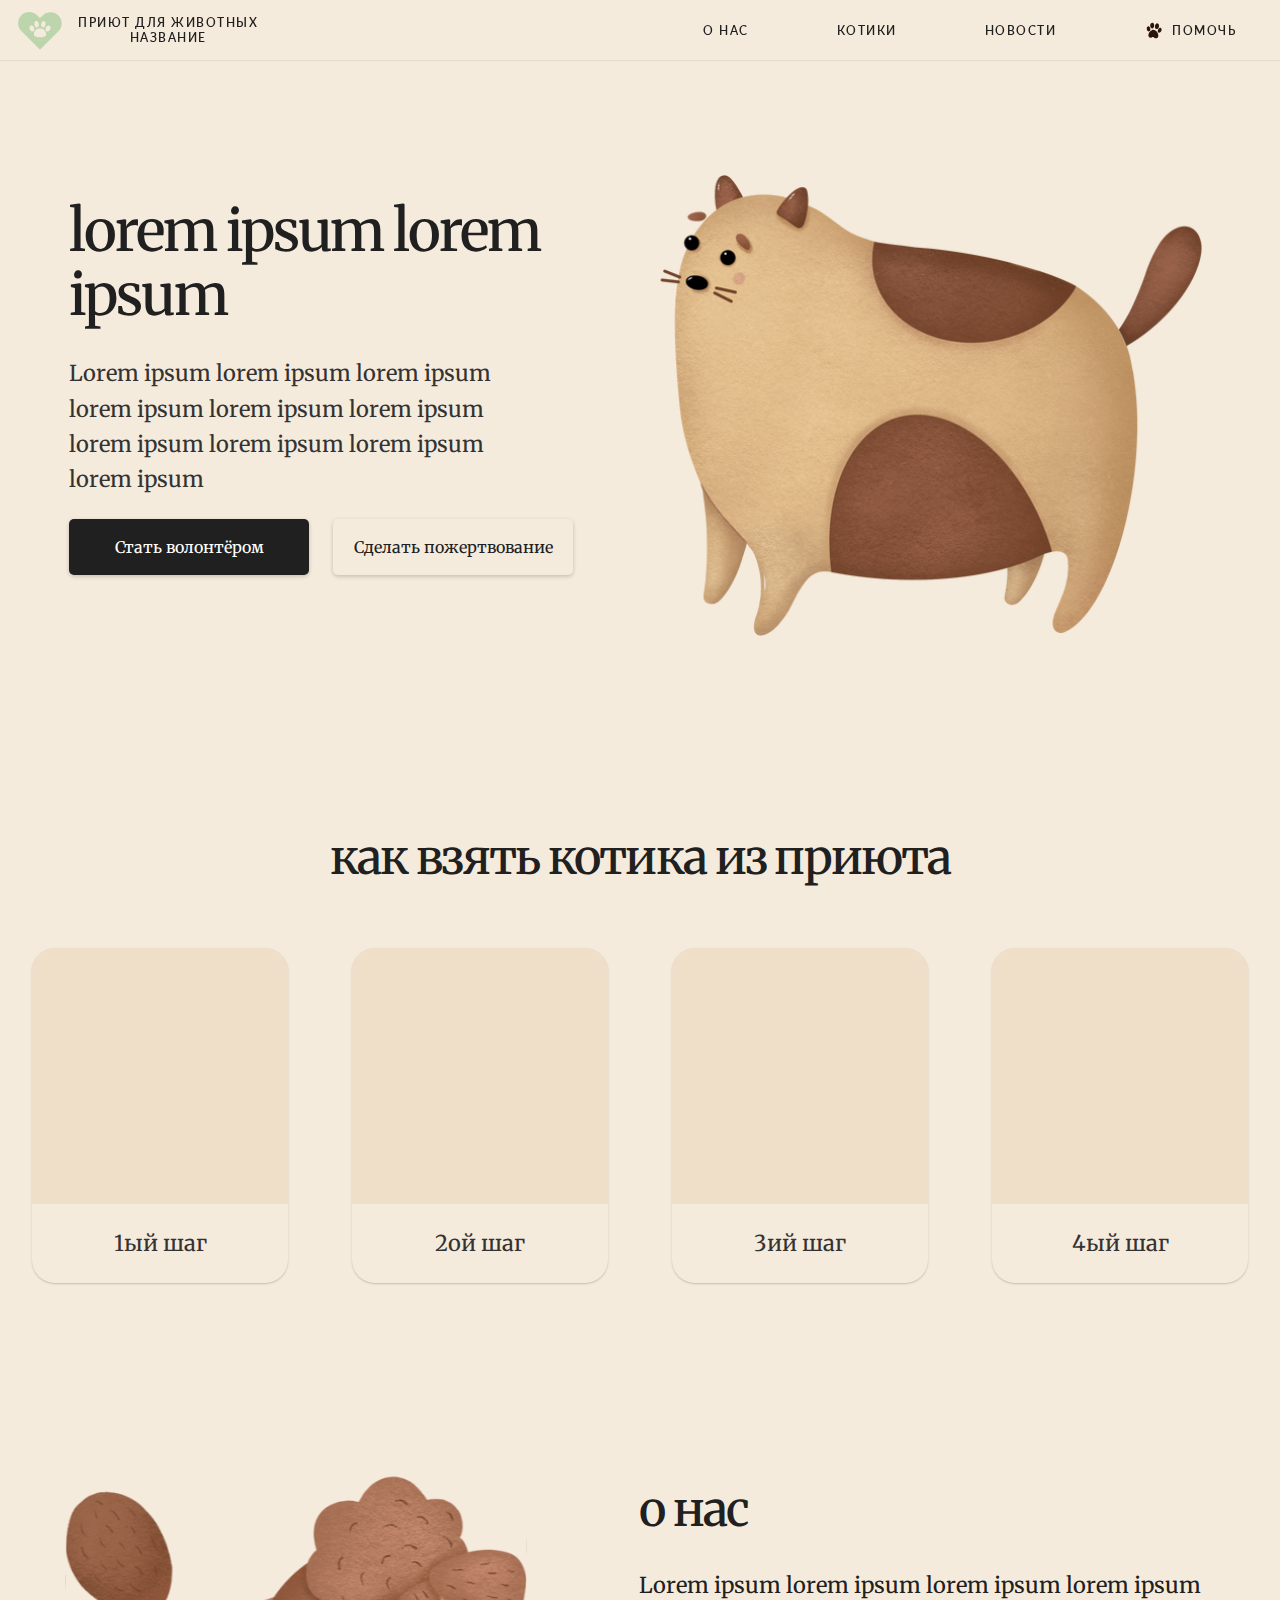
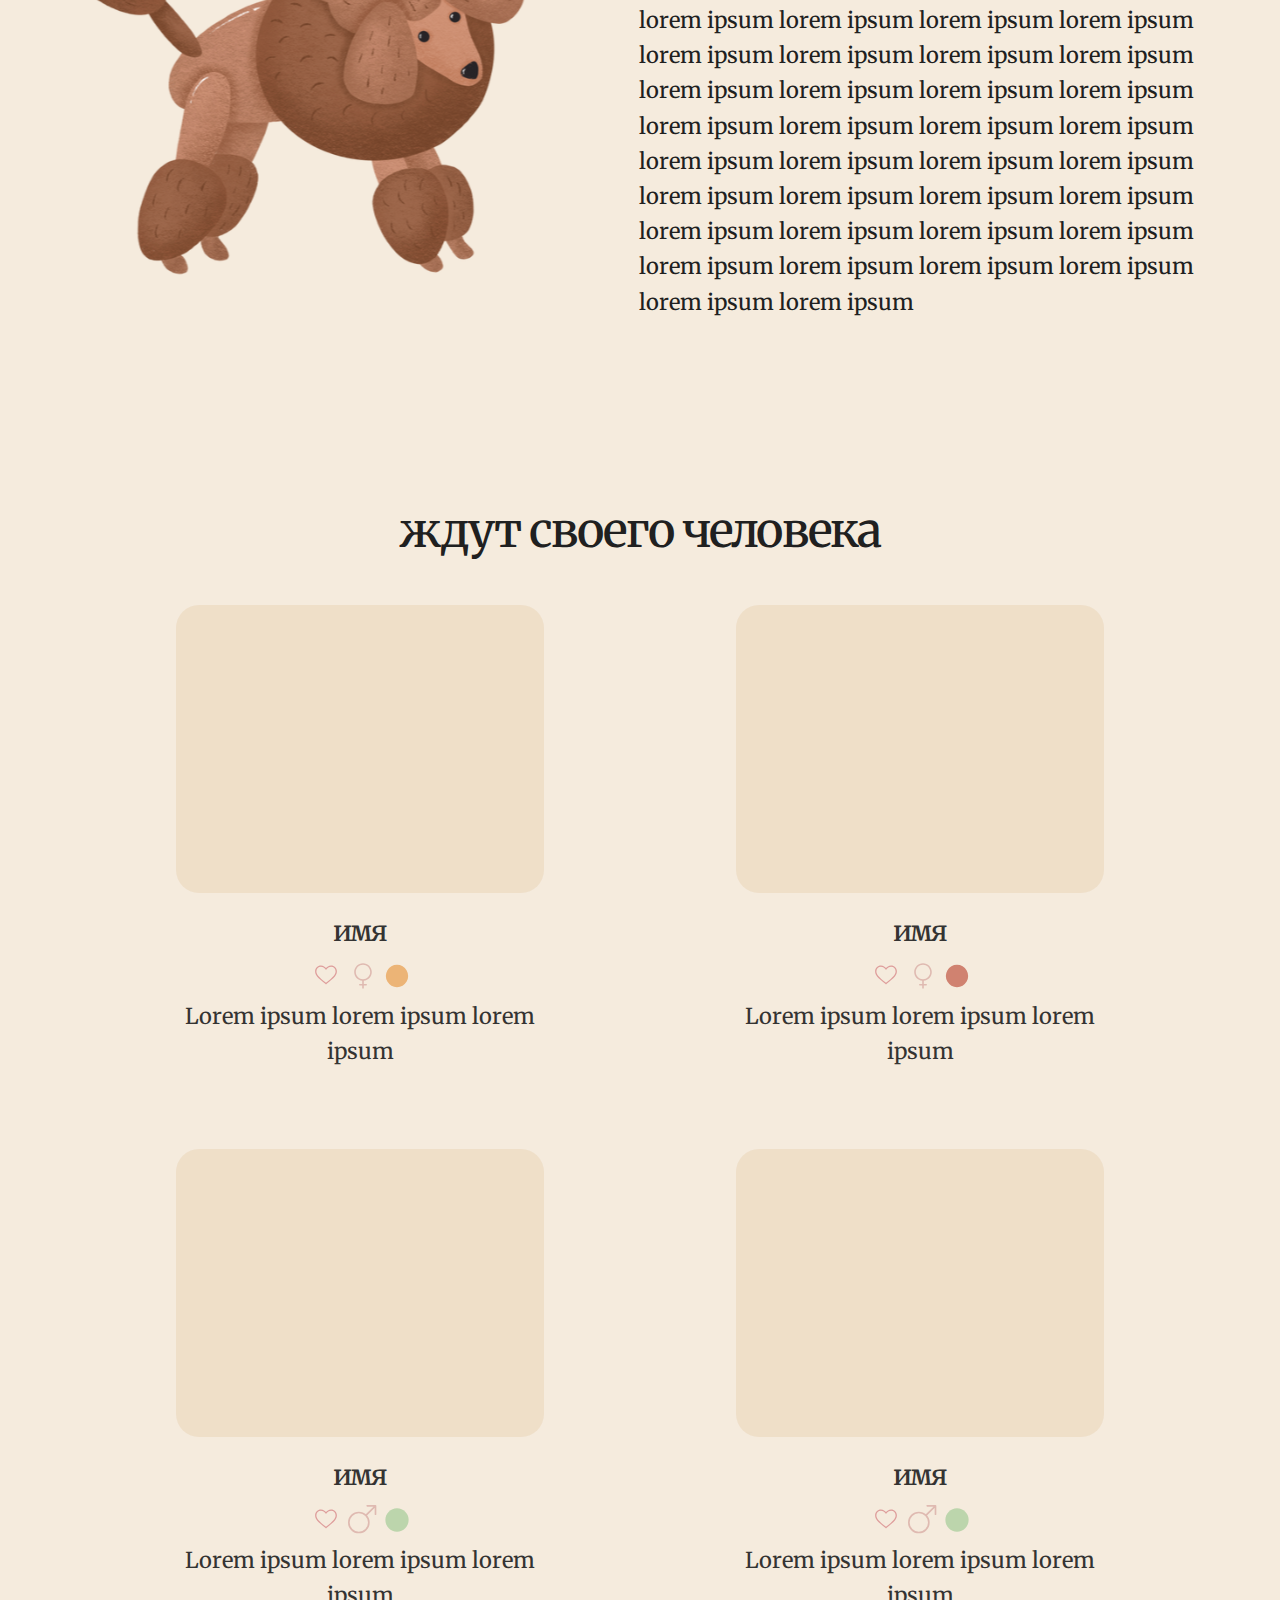
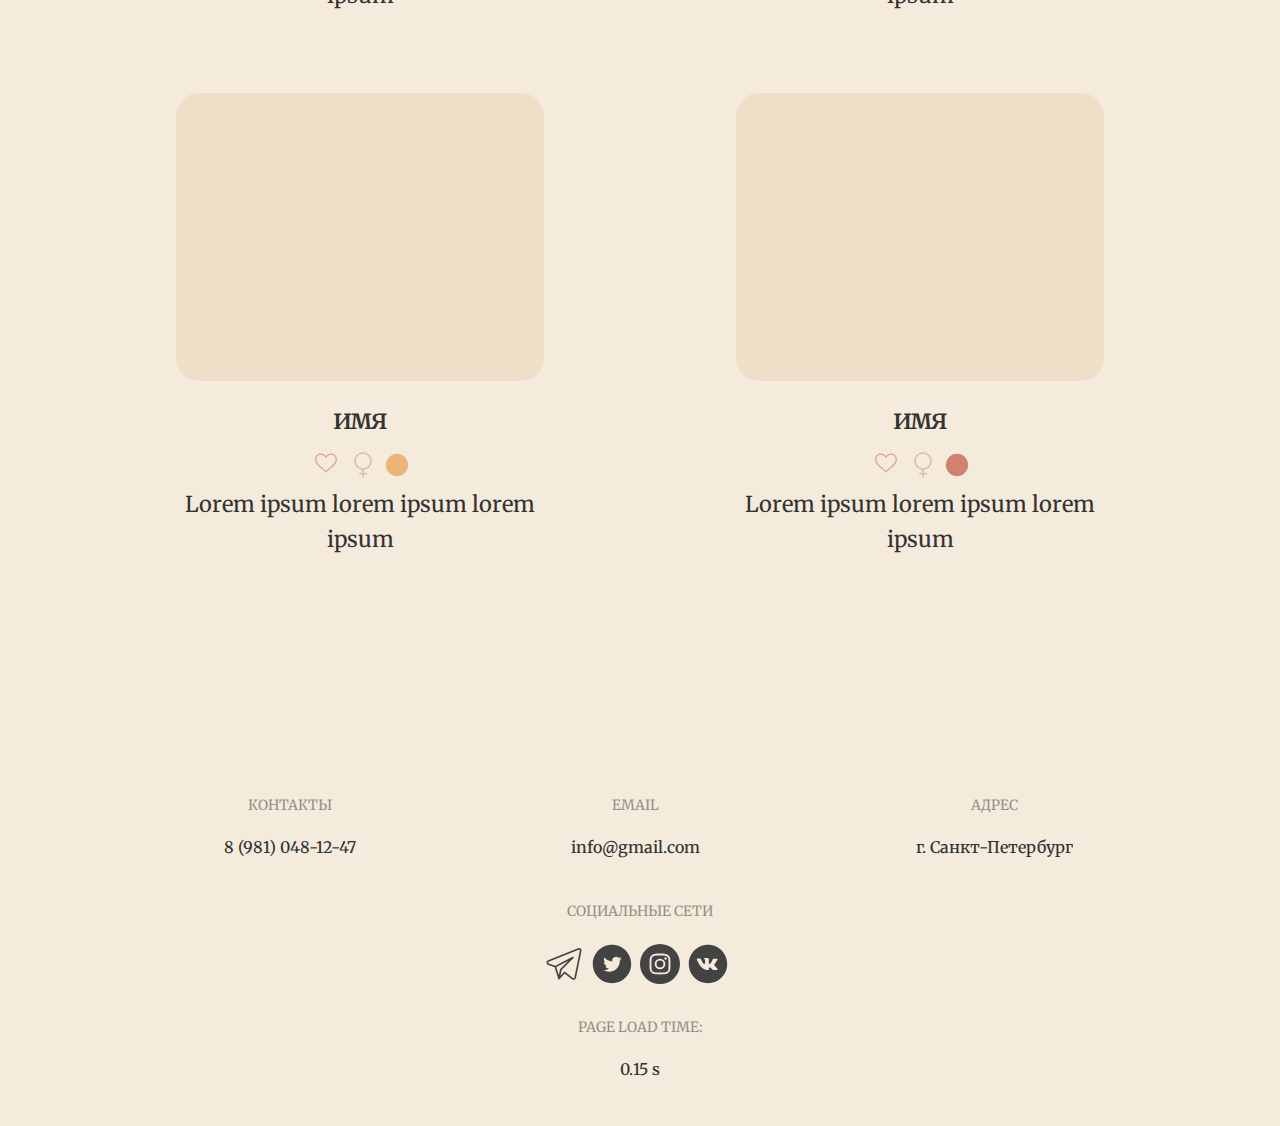
<file: index.html>
<!DOCTYPE html>
<html lang="ru">
<head>
    <meta charset="UTF-8">
    <title>Приют для животных</title>
    <meta name="description"
          content="Приют, где бездомные животные находят заботу, уход безопасность и надежду на новый дом.">
    <meta name="keywords" content="приют для животных, бездомные животные, волонтёрство, котики">
    <meta name="theme-color" content="#DCE9D5"/>
    <meta name="author" content="misirlouuu">
    <meta name="viewport" content="width=device-width, initial-scale=1.0, maximum-scale=1.0, user-scalable=no">

    <script type="text/javascript" src="https://ajax.googleapis.com/ajax/libs/jquery/1.8.3/jquery.min.js"></script>
    <script src="js/heart.js"></script>
    <script src="js/loading-time.js"></script>
    <script src="js/active-page.js"></script>

    <link rel="stylesheet" href="css/outline.css">
</head>

<body>
<header>
    <nav>
        <div class="navbar">
            <div class="containerN nav-container">
                <div class="left">
                    <div class="logo">
                        <a href="/web-5-sem/index.html">
                            <img
                                    class="logo"
                                    src="img/pet-lover.svg"
                                    alt="logo"
                            />
                        </a>
                    </div>
                    <div class="description">
                            <span>Приют для животных</span>
                            <span>Название</span>
                    </div>
                </div>
                <input class="checkbox" type="checkbox" name="" id=""/>
                <div class="hamburger-lines">
                    <span class="line line1"></span>
                    <span class="line line2"></span>
                    <span class="line line3"></span>
                </div>
                <div class="menu-items">
                    <a href="/web-5-sem/about.html">О нас</a>
                    <a href="/web-5-sem/cats.html">Котики</a>
                    <a href="#">Новости</a>
                    <a href="/web-5-sem/help.html" class="help">
                        <img
                                class="paw"
                                src="img/paw.svg"
                                alt="help button"
                        />
                        <span>Помочь</span>
                    </a>
                </div>
            </div>
        </div>
    </nav>
</header>

<main>
    <section class="homepage">
        <div class="container">
            <h1>lorem ipsum lorem ipsum</h1>
            <p>
                Lorem ipsum lorem ipsum lorem ipsum lorem ipsum lorem ipsum lorem
                ipsum lorem ipsum lorem ipsum lorem ipsum lorem ipsum
            </p>
            <div class="buttons">
                <div class="buttons">
                    <a href=volunteer.html>
                        <button class="button volunteer"><span>Стать волонтёром</span></button>
                    </a>
                    <a href=help.html>
                        <button class="button donation"><span>Сделать пожертвование</span></button>
                    </a>
                </div>
            </div>

        </div>
        <div class="img">
            <img
                    class="cat"
                    src="img/cat.svg"
                    alt="cat"
            />
        </div>
    </section>


    <section class="how_to">
        <h2>как взять котика из приюта</h2>
        <div class="steps">
            <div class="step raise">
                <div class="stepImageBox"></div>
                <p>1ый шаг</p>
            </div>
            <div class="step raise">
                <div class="stepImageBox"></div>
                <p>2ой шаг</p>
            </div>
            <div class="step raise">
                <div class="stepImageBox"></div>
                <p>3ий шаг</p>
            </div>
            <div class="step raise">
                <div class="stepImageBox"></div>
                <p>4ый шаг</p>
            </div>
        </div>
    </section>
    <section class="about">
        <div class="img">
            <img
                    class="dog"
                    src="img/dog.svg"
                    alt="dog"
            />
        </div>
        <div class="about_us">
            <h2 class="fromLeft fromLeft-animate">о нас</h2>
            <p class="fromLeft delay-200 fromLeft-animate">Lorem ipsum lorem ipsum lorem ipsum lorem ipsum lorem ipsum
                lorem ipsum lorem ipsum lorem ipsum
                lorem ipsum lorem ipsum lorem ipsum lorem ipsum lorem ipsum lorem ipsum lorem ipsum lorem ipsum
                lorem ipsum lorem ipsum lorem ipsum lorem ipsum lorem ipsum lorem ipsum lorem ipsum lorem ipsum
                lorem ipsum lorem ipsum lorem ipsum lorem ipsum lorem ipsum lorem ipsum lorem ipsum lorem ipsum
                lorem ipsum lorem ipsum lorem ipsum lorem ipsum lorem ipsum lorem ipsum
            </p>
        </div>
    </section>
    <section class="cats">
        <h2>ждут своего человека</h2>
        <div class="gallery">
            <div class="pet">
                <div class="petImageBox"></div>
                <span class="name">имя</span>
                <div class="icons">
                    <button class="heart2">
                        <i class="fontawesome-heart-empty">
                            <svg xmlns="http://www.w3.org/2000/svg" viewBox="0 0 50 50"
                                 enable-background="new 0 0 50 50">
                                <path d="M25 39.7l-.6-.5C11.5 28.7 8 25 8 19c0-5 4-9 9-9 4.1 0 6.4 2.3 8 4.1 1.6-1.8 3.9-4.1 8-4.1 5 0 9 4 9 9 0 6-3.5 9.7-16.4 20.2l-.6.5zM17 12c-3.9 0-7 3.1-7 7 0 5.1 3.2 8.5 15 18.1 11.8-9.6 15-13 15-18.1 0-3.9-3.1-7-7-7-3.5 0-5.4 2.1-6.9 3.8L25 17.1l-1.1-1.3C22.4 14.1 20.5 12 17 12z"/>
                            </svg>
                        </i>
                    </button>
                    <img
                            class="sex"
                            src="img/female.svg"
                            alt="sex"
                    />
                    <img
                            class="condition"
                            src="img/injured%20condition.svg"
                            alt="condition"
                    />
                </div>
                <span>Lorem ipsum lorem ipsum lorem ipsum</span>
            </div>
            <div class="pet">
                <div class="petImageBox"></div>
                <span class="name">имя</span>
                <div class="icons">
                    <button class="heart2">
                        <i class="fontawesome-heart-empty">
                            <svg xmlns="http://www.w3.org/2000/svg" viewBox="0 0 50 50"
                                 enable-background="new 0 0 50 50">
                                <path d="M25 39.7l-.6-.5C11.5 28.7 8 25 8 19c0-5 4-9 9-9 4.1 0 6.4 2.3 8 4.1 1.6-1.8 3.9-4.1 8-4.1 5 0 9 4 9 9 0 6-3.5 9.7-16.4 20.2l-.6.5zM17 12c-3.9 0-7 3.1-7 7 0 5.1 3.2 8.5 15 18.1 11.8-9.6 15-13 15-18.1 0-3.9-3.1-7-7-7-3.5 0-5.4 2.1-6.9 3.8L25 17.1l-1.1-1.3C22.4 14.1 20.5 12 17 12z"/>
                            </svg>
                        </i>
                    </button>
                    <img
                            class="sex"
                            src="img/female.svg"
                            alt="sex"
                    />
                    <img
                            class="condition"
                            src="img/sick%20condition.svg"
                            alt="condition"
                    />
                </div>
                <span>Lorem ipsum lorem ipsum lorem ipsum</span>
            </div>
            <div class="pet">
                <div class="petImageBox"></div>
                <span class="name">имя</span>
                <div class="icons">
                    <button class="heart2">
                        <i class="fontawesome-heart-empty">
                            <svg xmlns="http://www.w3.org/2000/svg" viewBox="0 0 50 50"
                                 enable-background="new 0 0 50 50">
                                <path d="M25 39.7l-.6-.5C11.5 28.7 8 25 8 19c0-5 4-9 9-9 4.1 0 6.4 2.3 8 4.1 1.6-1.8 3.9-4.1 8-4.1 5 0 9 4 9 9 0 6-3.5 9.7-16.4 20.2l-.6.5zM17 12c-3.9 0-7 3.1-7 7 0 5.1 3.2 8.5 15 18.1 11.8-9.6 15-13 15-18.1 0-3.9-3.1-7-7-7-3.5 0-5.4 2.1-6.9 3.8L25 17.1l-1.1-1.3C22.4 14.1 20.5 12 17 12z"/>
                            </svg>
                        </i>
                    </button>
                    <img
                            class="sex"
                            src="img/male.svg"
                            alt="sex"
                    />
                    <img
                            class="condition"
                            src="img/healthy%20condition.svg"
                            alt="condition"
                    />
                </div>
                <span>Lorem ipsum lorem ipsum lorem ipsum</span>
            </div>
            <div class="pet">
                <div class="petImageBox"></div>
                <span class="name">имя</span>
                <div class="icons">
                    <button class="heart2">
                        <i class="fontawesome-heart-empty">
                            <svg xmlns="http://www.w3.org/2000/svg" viewBox="0 0 50 50"
                                 enable-background="new 0 0 50 50">
                                <path d="M25 39.7l-.6-.5C11.5 28.7 8 25 8 19c0-5 4-9 9-9 4.1 0 6.4 2.3 8 4.1 1.6-1.8 3.9-4.1 8-4.1 5 0 9 4 9 9 0 6-3.5 9.7-16.4 20.2l-.6.5zM17 12c-3.9 0-7 3.1-7 7 0 5.1 3.2 8.5 15 18.1 11.8-9.6 15-13 15-18.1 0-3.9-3.1-7-7-7-3.5 0-5.4 2.1-6.9 3.8L25 17.1l-1.1-1.3C22.4 14.1 20.5 12 17 12z"/>
                            </svg>
                        </i>
                    </button>
                    <img
                            class="sex"
                            src="img/male.svg"
                            alt="sex"
                    />
                    <img
                            class="condition"
                            src="img/healthy%20condition.svg"
                            alt="condition"
                    />
                </div>
                <span>Lorem ipsum lorem ipsum lorem ipsum</span>
            </div>
            <div class="pet">
                <div class="petImageBox"></div>
                <span class="name">имя</span>
                <div class="icons">
                    <button class="heart2">
                        <i class="fontawesome-heart-empty">
                            <svg xmlns="http://www.w3.org/2000/svg" viewBox="0 0 50 50"
                                 enable-background="new 0 0 50 50">
                                <path d="M25 39.7l-.6-.5C11.5 28.7 8 25 8 19c0-5 4-9 9-9 4.1 0 6.4 2.3 8 4.1 1.6-1.8 3.9-4.1 8-4.1 5 0 9 4 9 9 0 6-3.5 9.7-16.4 20.2l-.6.5zM17 12c-3.9 0-7 3.1-7 7 0 5.1 3.2 8.5 15 18.1 11.8-9.6 15-13 15-18.1 0-3.9-3.1-7-7-7-3.5 0-5.4 2.1-6.9 3.8L25 17.1l-1.1-1.3C22.4 14.1 20.5 12 17 12z"/>
                            </svg>
                        </i>
                    </button>
                    <img
                            class="sex"
                            src="img/female.svg"
                            alt="sex"
                    />
                    <img
                            class="condition"
                            src="img/injured%20condition.svg"
                            alt="condition"
                    />
                </div>
                <span>Lorem ipsum lorem ipsum lorem ipsum</span>
            </div>
            <div class="pet">
                <div class="petImageBox"></div>
                <span class="name">имя</span>
                <div class="icons">
                    <button class="heart2">
                        <i class="fontawesome-heart-empty">
                            <svg xmlns="http://www.w3.org/2000/svg" viewBox="0 0 50 50"
                                 enable-background="new 0 0 50 50">
                                <path d="M25 39.7l-.6-.5C11.5 28.7 8 25 8 19c0-5 4-9 9-9 4.1 0 6.4 2.3 8 4.1 1.6-1.8 3.9-4.1 8-4.1 5 0 9 4 9 9 0 6-3.5 9.7-16.4 20.2l-.6.5zM17 12c-3.9 0-7 3.1-7 7 0 5.1 3.2 8.5 15 18.1 11.8-9.6 15-13 15-18.1 0-3.9-3.1-7-7-7-3.5 0-5.4 2.1-6.9 3.8L25 17.1l-1.1-1.3C22.4 14.1 20.5 12 17 12z"/>
                            </svg>
                        </i>
                    </button>
                    <img
                            class="sex"
                            src="img/female.svg"
                            alt="sex"
                    />
                    <img
                            class="condition"
                            src="img/sick%20condition.svg"
                            alt="condition"
                    />
                </div>
                <span>Lorem ipsum lorem ipsum lorem ipsum</span>
            </div>
        </div>
    </section>
</main>

<footer>
    <div class="info">
        <div class="contacts">
            <h6>Контакты</h6>
            <a href="tel:89810481247">
                <p>8 (981) 048-12-47</p>
            </a>
        </div>

        <div class="email">
            <h6>Email</h6>
            <a href="mailto:info@gmail.com">
                <p>info@gmail.com</p>
            </a>
        </div>

        <div class="address">
            <h6>Адрес</h6>
            <p>г. Санкт-Петербург</p>
        </div>
    </div>

    <div class="social_networks">
        <h6>Социальные сети</h6>
        <div class="social_circles">
            <a href="https://t.me/misirlouuu" target="_blank" class="icon">
                <img class="icon" src="img/telegram.svg" alt="tg"/>
            </a>
            <a href="http://twitter.com" target="_blank" class="icon">
                <img class="icon" src="img/twitter.svg" alt="twitter"/>
            </a>
            <a href="http://instagram.com" target="_blank" class="icon">
                <img class="icon" src="img/instagram.svg" alt="instagram"/>
            </a>
            <a href="http://vk.com" target="_blank" class="icon">
                <img class="icon" src="img/vk.svg" alt="vk">
            </a>
        </div>
    </div>

    <div class="load-time">
        <h6>page load time:</h6>
        <p class="load-time" id="load-time"></p>
    </div>
</footer>
</body>
<!--<body>-->
<!--<header>-->
<!--    <h1>-->
<!--        Приют для животных-->
<!--    </h1>-->
<!--    <pre>⠀-->
<!--        ⠀⠀⠋⠙⠛⠋⠉⠑⠾⠿⡆⠈⠛⠋⠈⠟⠉⠁⠈⠛⠛⠋⠉⠙⢿⠁⠉⠉⠽⢿⠛⠉⠉⠉⠛⠙⣿⡿⠋⡡⠄⠀⠀⠀⠀⠀⠀⠀⠠-->
<!--⠀⠀⠀⠀⠀⠀⠀⠀⠀⠀⠀⠀⠀⠀⠀⠀⠀⠀⠀⠀⠀⠀⠀⠀⠀⠀⢇⠀⠀⠀⠀⠀⠀⠀⠿⢆⠀⠘⢁⡞⢡⠀⠀⠀⢀⡄⠀⠀⠀⠀-->
<!--⠀⠀⠀⠀⠀⠀⠀⠀⠀⠀⠀⠀⠀⠀⠀⠀⠀⠀⠀⠀⠀⠀⠀⠀⠀⠀⠀⠁⢄⠀⠀⠀⠐⣦⣄⡀⠀⠀⢺⠁⡾⠀⡰⠀⠊⠁⠀⠀⠀⠀-->
<!--⠀⠀⠀⠀⠀⠀⠀⠀⠀⠀⠀⠀⠀⠀⠀⠀⠀⠀⠀⠀⠀⠀⠀⠀⠀⠀⠀⠀⠀⠀⠀⠀⠀⢻⡿⠛⠀⠀⢸⢀⠉⠴⠠⢖⣤⠀⠀⠀⠀⠀-->
<!--⠀⠀⠀⠀⠀⠀⠀⠀⠀⠀⠀⠀⠀⠀⠀⠀⠀⠀⠀⠀⠀⠀⠀⠀⠀⠀⠀⠀⠀⠀⠀⠀⠀⠀⠃⠀⠀⠀⠸⢈⠀⡀⠀⠈⠉⠓⠀⠀⠀⠀-->
<!--⠀⠀⠀⠀⠀⠀⠀⠀⠀⠀⠀⠀⠀⠀⠀⠀⠀⠀⠀⠀⠀⠀⠀⠀⠀⠀⠀⠀⠀⠀⠀⠀⠀⠀⠀⠀⠀⠀⠀⠘⠇⡀⠀⠀⠀⠀⠀⠀⠀⠀-->
<!--⠀⠀⠀⠀⠀⠀⠀⠀⠀⠀⠀⠀⠀⠀⠀⠀⠀⠀⠀⠀⠀⠀⠀⠀⠀⠀⠀⠀⠀⠀⠀⠀⠀⠀⠀⠀⠀⠀⠀⠀⠘⣿⠀⠀⠀⠀⠀⠀⠀⠀-->
<!--⠀⠀⠀⠀⠀⠀⣀⣀⣤⣤⣴⣦⣦⣀⣀⠀⠀⠀⠀⠀⠀⠀⠀⠀⠀⠀⠀⠀⠀⠀⠀⠀⠀⠀⠀⠀⠀⠀⠀⠀⠰⠋⠀⠀⠀⠀⠀⠀⠀⠀-->
<!--⠀⠀⠀⣠⣾⡿⠛⠛⡉⣉⣉⡀⠀⢤⡉⢳⣄⠀⠀⠀⠀⠀⠀⠀⠀⠀⠀⠀⠀⠀⠀⠀⠀⠀⠀⠀⠀⠀⠀⠀⠀⠀⠀⠀⠀⠀⠀⠀⠀⢀-->
<!--⣀⣤⣾⡿⢋⣴⣖⡟⠛⢻⣿⣿⣽⣆⠙⢦⡙⣧⡀⠀⠀⠀⠀⠀⠀⠀⠀⠀⠀⠀⠀⠀⠀⠀⠀⠀⠀⠀⠀⠀⢀⣠⠖⠒⠻⠻⠶⣦⣄⠀-->
<!--⠉⣿⢸⠁⣸⣥⣹⠧⡠⣾⣿⣿⣿⣿⣧⡈⢷⣼⣧⠀⠀⠀⠀⠀⠀⠀⠀⠀⠀⠀⠀⠀⠀⠀⠀⠀⠀⠀⠀⣠⣿⣾⣿⣿⣶⣦⣈⠈⠻⣤-->
<!--⠀⢹⡇⢸⣿⣿⣿⣿⣿⣿⣿⣿⣿⣿⣿⣿⠀⣿⣇⠀⠀⠀⠀⠀⠀⠀⠀⠀⠀⠀⠀⠀⠀⠀⠀⠀⠀⠀⢸⡟⣫⠀⠙⣿⣿⣿⣿⣷⡄⣽-->
<!--⠀⠀⠳⣾⣿⣿⣿⣿⣿⣿⣿⣿⣿⣿⣿⣟⣀⣿⣟⠀⠀⠀⠀⠀⠀⠀⠀⠀⠀⠀⠀⠀⠀⠀⠀⠀⠀⠀⠸⣷⣿⣿⣿⣿⣿⣿⣿⣿⣿⣿-->
<!--⠀⠀⠀⠈⠙⠻⢿⣿⣿⣿⣿⣿⣿⣿⣿⠭⠛⠉⠉⠀⠀⠀⠀⠀⠀⠀⠀⠀⠀⠀⠀⠀⠀⠀⠀⠀⠀⠀⠀⠸⣿⣿⣿⣿⣿⣿⣿⣿⣿⣿-->
<!--⠀⠀⠀⣼⠉⠓⢦⠀⠀⠉⠩⠉⠉⠁⠀⠀⠀⠀⠀⠀⠀⠀⠀⠀⠀⠀⠀⡠⠒⡊⠙⠉⠉⠉⠓⠲⠤⡀⠀⠀⠙⠿⣿⣿⣿⣿⣿⣿⣿⠏-->
<!--⠀⠀⠀⠈⢦⡀⠈⡇⠀⠀⡠⠒⠛⢲⣄⠀⠀⠀⠀⠀⠀⠀⠀⠀⠀⠐⠿⣦⣴⣿⣶⣶⠀⠠⠀⣰⣤⣿⣦⠀⠀⠀⠀⠉⠙⠛⠻⠛⠁⠀-->
<!--⠀⠀⠀⠀⠀⡇⠀⢧⡴⠋⠀⣀⡀⢰⡟⠀⠀⠀⠀⠀⠀⠀⠀⠀⠀⠀⠀⠀⠀⠙⢛⠃⢀⣄⠀⣿⡿⠟⠉⠀⠀⠀⠀⠀⠀⠀⠀⠀⠀⢀-->
<!--⠀⠀⠀⠀⠀⡇⠀⠉⠀⣰⠋⢱⠃⢸⡁⠀⠀⠀⠀⠀⠀⠀⠀⠀⠀⠀⠀⠀⠀⠀⠀⠀⠊⠟⠋⠈⠀⠀⠀⠀⠀⠀⠀⠀⠀⠀⣠⠖⠋⠉-->
<!--⠀⠀⠀⠀⠀⢇⠀⣰⡿⠋⠀⠘⢦⠼⠁⠀⠀⠀⠀⠀⠀⠀⠀⠀⠀⠀⠀⠀⠀⠀⢀⠀⠀⠀⠀⠀⠀⠀⠀⠀⠀⠀⠀⠀⢼⠋⠁⣀⡤⠎-->
<!--⠀⠀⠀⠀⠀⠈⠋⠁⠀⠀⠀⠀⠀⠀⠀⠀⠀⠀⠀⠀⠀⠀⠀⠀⠀⠀⠀⠀⠀⠀⠌⠀⢀⡄⠀⠀⠀⠀⠀⠀⠀⠀⠀⠀⠀⠉⠉⠁⠀⠀-->
<!--⠀⠀⠀⠀⠀⠀⠀⠀⠀⠀⠀⠀⠀⠀⠀⠀⠀⠀⠀⠀⠀⠀⠀⢦⣄⡀⠀⠀⢀⣀⣠⣴⡿⣿⣦⣀⠀⠀⠀⠀⠀⠀⠀⠀⠀⠀⠀⠀⠀⠀-->
<!--⠀⠀⠀⠀⠀⠀⠀⠀⠀⠀⠀⠀⠀⠀⠀⠀⠀⠀⠀⠀⠀⠀⠀⠀⠙⠛⠻⠿⠉⠉⠉⠉⠉⠑⠋⠙⠻⣦⣄⠀⠀⠀⠀⠀⠀⠀⠀⠀⠀⠀-->
<!--⠀⠀⠀⠀⠀⠀⠀⠀⠀⠀⠀⠀⠀⠀⠀⠀⠀⠀⠀⠀⠀⠀⠀⠀⠀⠀⠀⠀⠀⠀⠀⠀⠀⠀⠀⠀⠀⠈⠙⢳⡀⠀⠀⠀⠀⠀⠀⠀⠀⠀-->
<!--⠀⠀⠀⠀⠀⠀⠀⠀⠀⠀⠀⠀⠀⠀⠀⠀⠀⠀⠀⠀⠀⠀⠀⠀⠀⠀⠀⠀⠀⠀⠀⠀⠀⠀⠀⠀⠀⠀⠀⠀⠃⠀⠀⠀⠀⠀⠀⠀⠀⠀-->
<!--⠀⠀⠀⠀⠀⠀⠀⠀⠀⠀⠀⠀⠀⠀⠀⠀⠀⠀⠀⠀⠀⠀⠀⠀⠀⠀⠀⠀⠀⠀⠀⠀⠀⠀⠀⠀⠀⠀⠀⠀⠀⠀⠀⠀⠀⠀⠀⠀⠀⠀-->
<!--    </pre>-->
<!--    <nav>-->
<!--        <ul type="circle">-->
<!--            <li>О нас</li>-->
<!--            <li>Котики</li>-->
<!--            <li>Новости</li>-->
<!--            <li>Помочь</li>-->
<!--        </ul>-->
<!--    </nav>-->
<!--</header>-->

<!--<main>-->
<!--    <section>-->
<!--        <h2>О нас</h2>-->
<!--        Артур Шопенгауэр однажды сказал: <q><b>Сострадание к животным</b> так тесно связано с добротой характера,-->
<!--        что можно с уверенностью утверждать: кто жесток с животными, тот не может быть добрым человеком.</q>-->
<!--        <br>-->
<!--        <h3>Наши ценности:</h3>-->
<!--        <ol>-->
<!--            <li><i>Гуманность: </i>развиваем способность к состраданию, эмпатии и милосердию по отношению к другим людям, животным и окружающей среде</li>-->
<!--            <li><i>Открытость</i> - необходимое условие для развития профессиональной и прозрачной работы НКО и укрепления ее роли в общественных процессах.</li>-->
<!--            <li><i>Профессионализм и компетентность</i> - ключевые качества, необходимые для успешной работы в любой профессии или области деятельности.</li>-->
<!--        </ol>-->
<!--    </section>-->

<!--    <section>-->
<!--        <h2>Как взять котика из приюта</h2>-->
<!--        <ol>-->
<!--            <li>Заполнить анкету</li>-->
<!--            <li>Встретиться с сотрудниками приюта</li>-->
<!--            <li>Купить все необходимое для котика</li>-->
<!--            <li>Забрать питомца</li>-->
<!--        </ol>-->
<!--        <p></p><h4>Код, чтобы нарисовать своего котика:</h4>-->
<!--        <pre>-->
<!--            <code>-->
<!--                public class PrintCat {-->

<!--    public static void main(String[] args) {-->

<!--         System.out.println("//\\_\\//");-->

<!--         System.out.println("// 0 0 \\  ");-->

<!--         System.out.println("\\ \n \\~(*)~  ");-->
<!--    }-->
<!--}-->
<!--            </code>-->
<!--        </pre>-->
<!--        </p>-->
<!--    </section>-->

<!--    <section>-->
<!--        <h2>Новости</h2>-->
<!--        <article>-->
<!--            <p>В музее-театре "Булгаковский Дом" можно застать самого настоящего кота <em>Бегемота</em>.</p>-->
<!--            <aside>Первый черный пушистик появился здесь в 2005 году и стал полноправным сотрудником музея и любимцем всех его посетителей</aside>.-->
<!--        </article>-->
<!--    </section>-->
<!--</main>-->

<!--<footer>-->
<!--    <h5>Контакты:</h5>-->
<!--    <p><a href="tel:88888888888">8(888)888-88-88</a></p>-->
<!--    <h5>Электронная почта:</h5>-->
<!--    <p><a href="mailto:info@gmail.com">info@gmail.com</a></p>-->
<!--    <h5>Социальные сети:</h5>-->
<!--    <p><a href="https://t.me/misirlouuu">tg</a></p>-->
<!--</footer>-->
<!--</body>-->
</html>
</file>
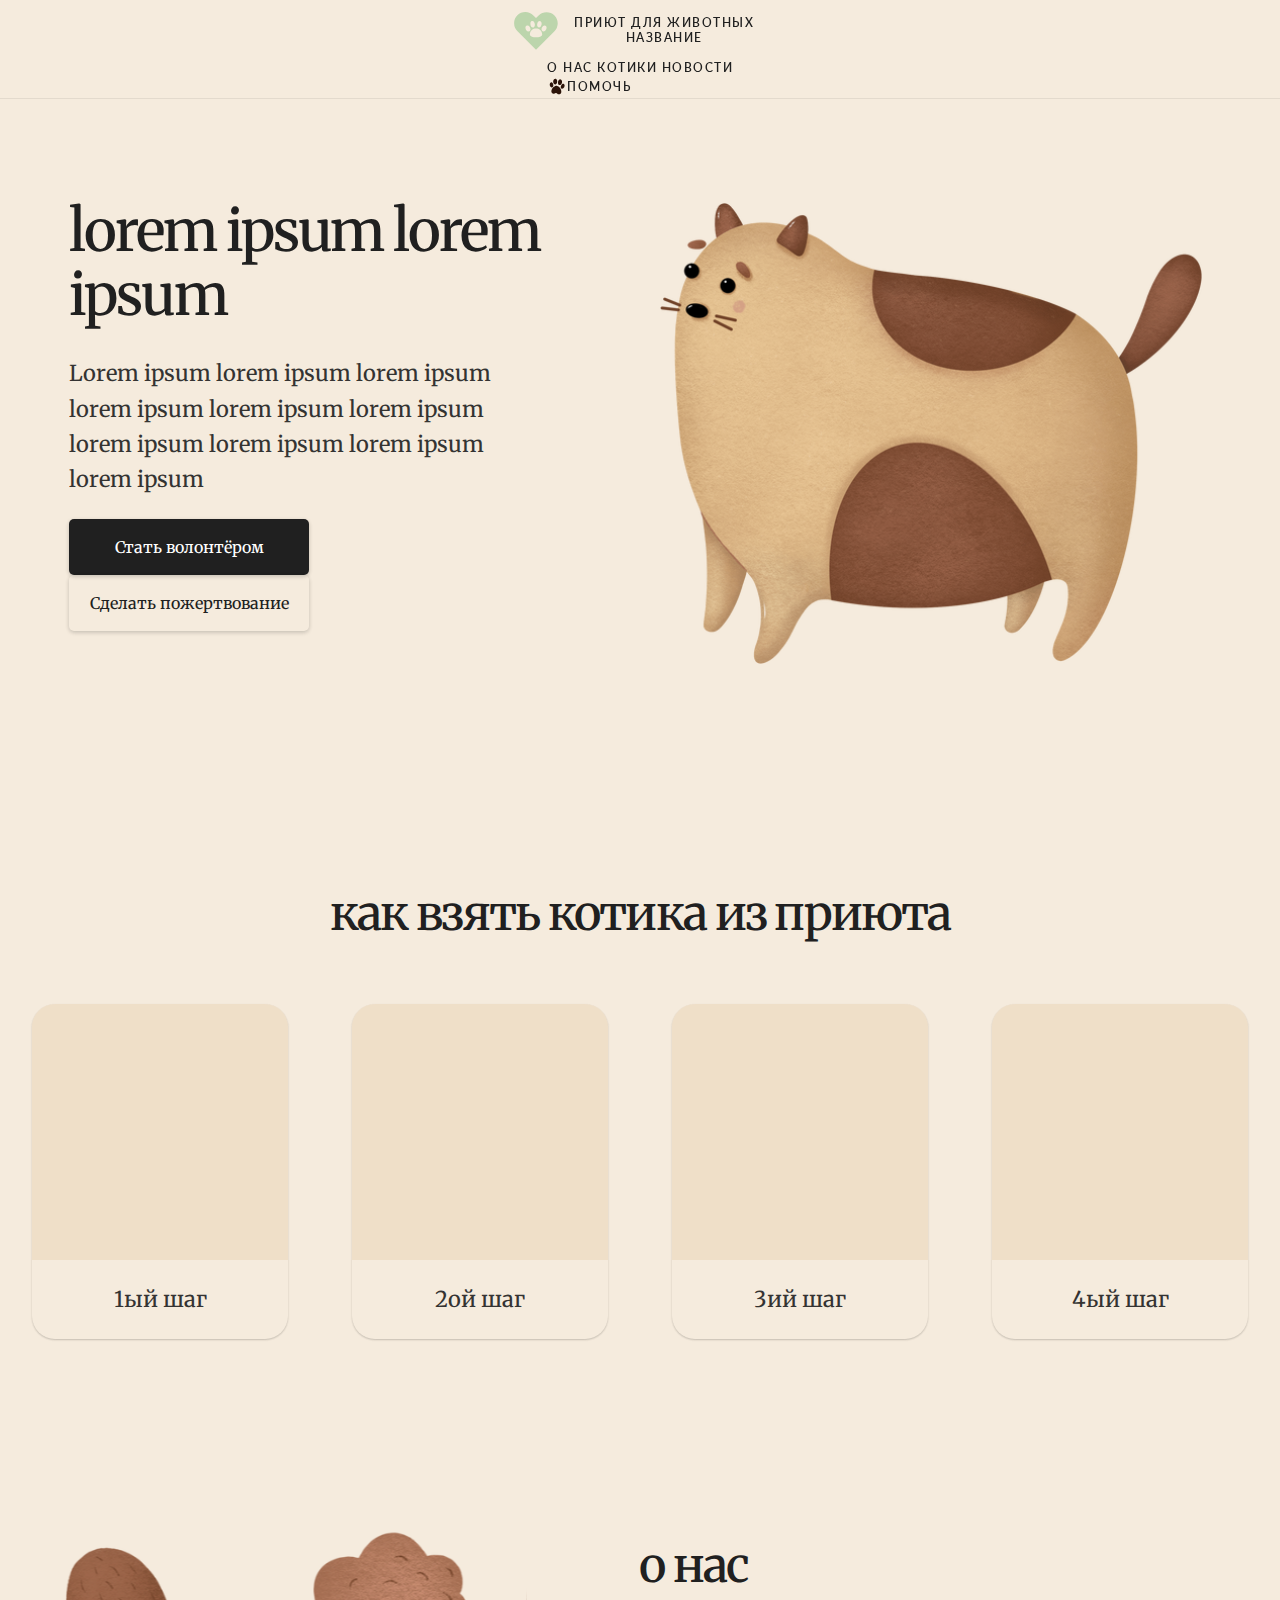
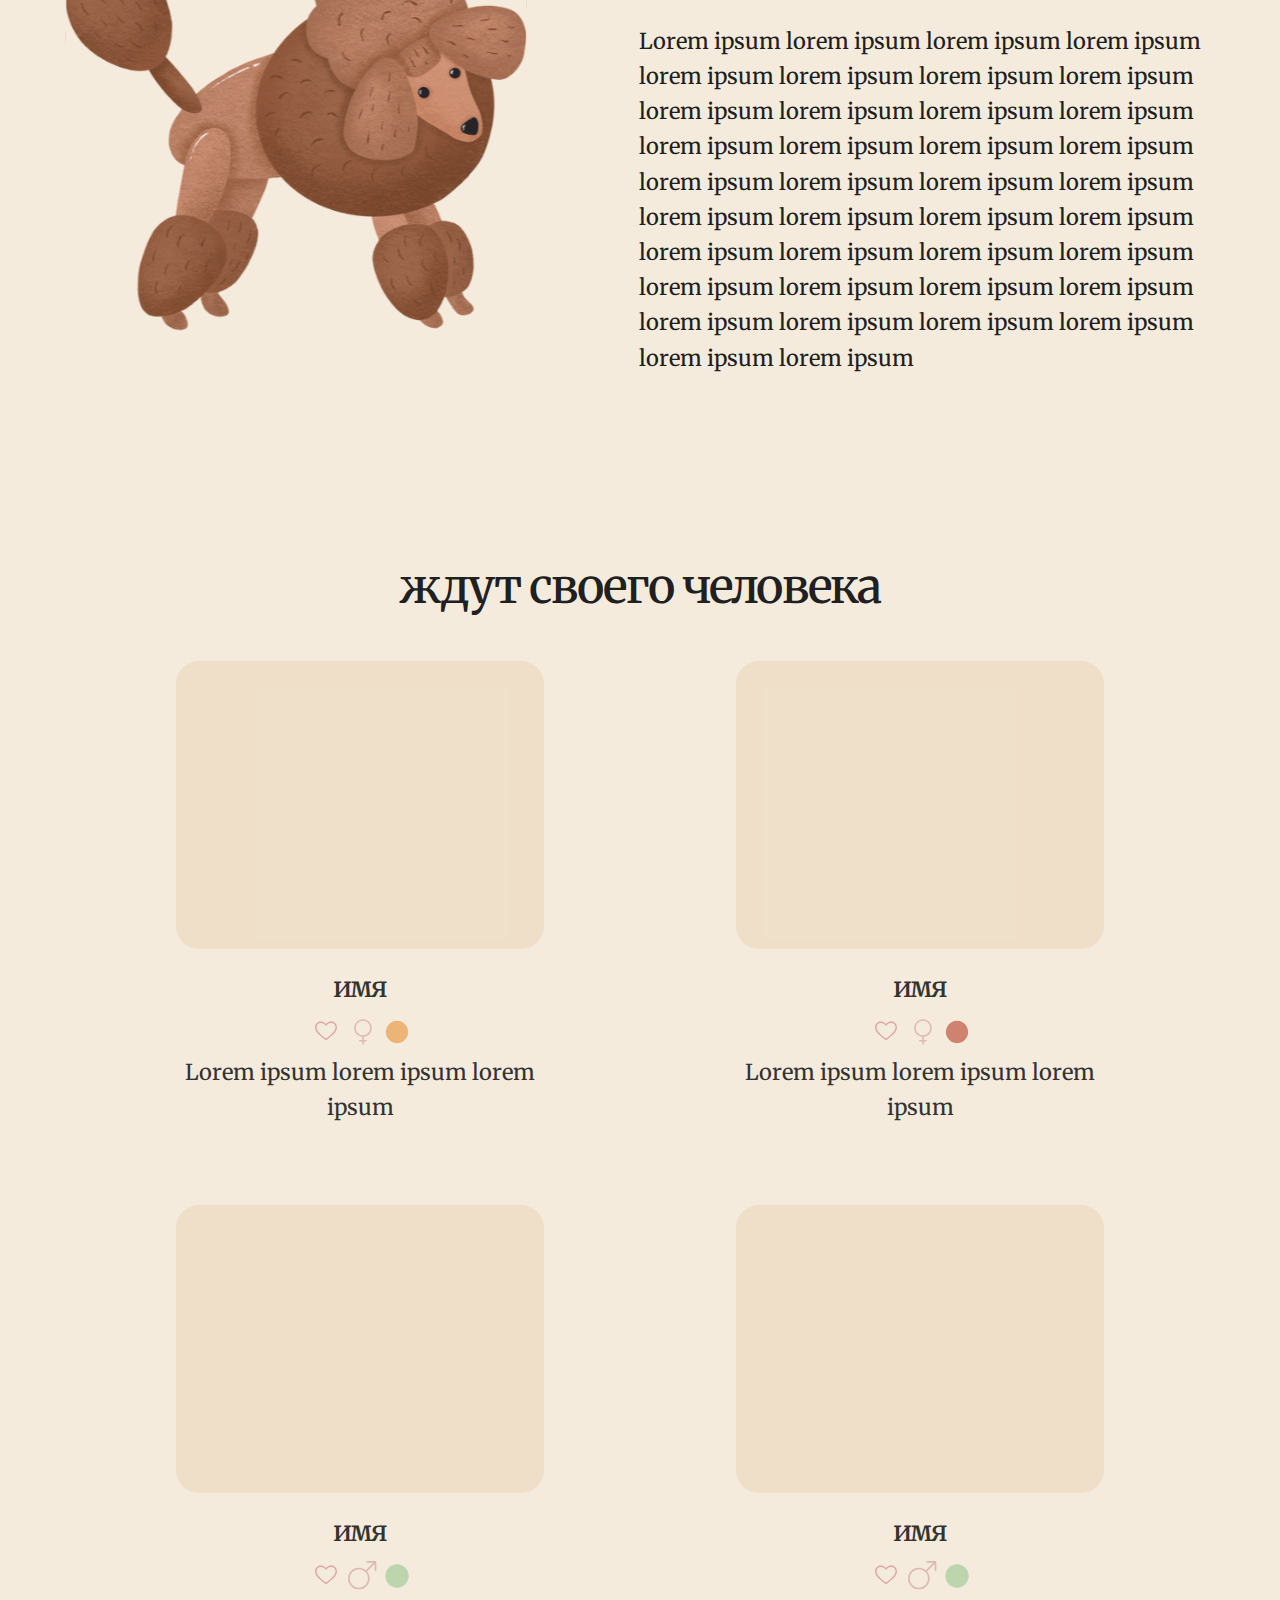
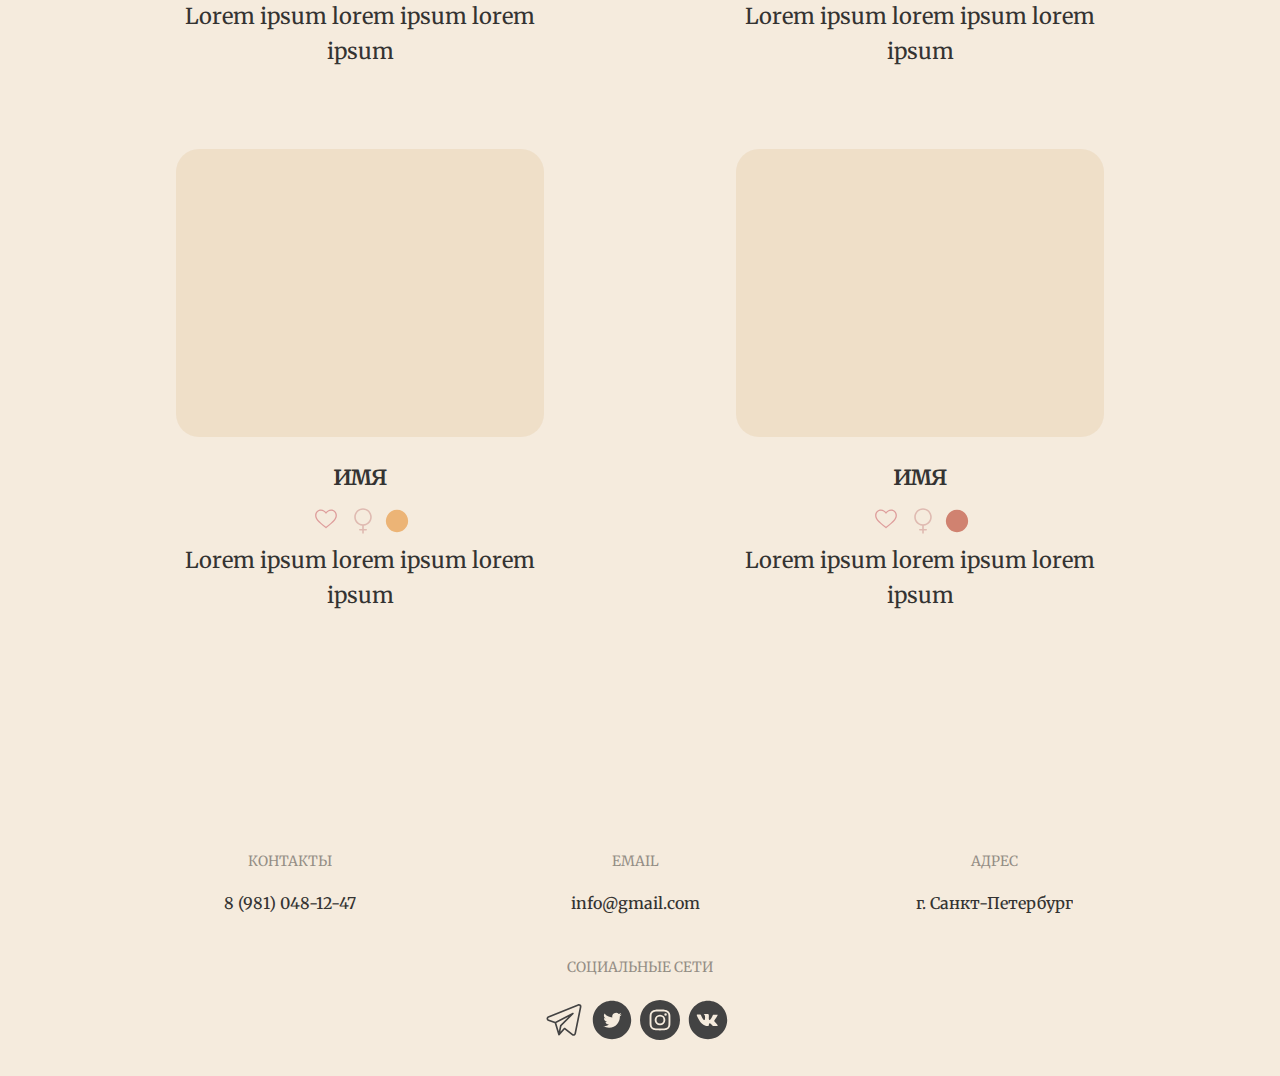
<file: html/index.html>
<!DOCTYPE html>
<html lang="ru">
<head>
    <meta charset="UTF-8">
    <title>Приют для животных</title>
    <meta name="description"
          content="Приют, где бездомные животные находят заботу, уход безопасность и надежду на новый дом.">
    <meta name="keywords" content="приют для животных, бездомные животные, волонтёрство, котики">
    <meta name="theme-color" content="#DCE9D5"/>
    <meta name="author" content="misirlouuu">
    <meta name="viewport" content="width=device-width, initial-scale=1"/>

    <script type="text/javascript" src="https://ajax.googleapis.com/ajax/libs/jquery/1.8.3/jquery.min.js"></script>
    <script src="../heart.js"></script>

    <link rel="stylesheet" href="../css/outline.css">

    <link rel="preconnect" href="https://fonts.googleapis.com">
    <link rel="preconnect" href="https://fonts.gstatic.com" crossorigin>
    <link href="https://fonts.googleapis.com/css2?family=Lato&display=swap" rel="stylesheet">

    <link rel="preconnect" href="https://fonts.googleapis.com">
    <link rel="preconnect" href="https://fonts.gstatic.com" crossorigin>
    <link href="https://fonts.googleapis.com/css2?family=Lato&family=Merriweather&display=swap" rel="stylesheet">
</head>

<body>
<header>
    <nav>
        <div class="left">
            <div class="logo">
                <img
                        class="logo"
                        src="../img/pet-lover.svg"
                        alt="logo"
                />
            </div>
            <div class="description">
                <span>Приют для животных</span>
                <span>Название</span>
            </div>
        </div>
        <div class="right">
            <a href=../html/about.html>О нас</a>
            <a href="#">Котики</a>
            <a href="#">Новости</a>
            <!--            <div class="help">-->
            <a href="#" class="help">
                <img
                        class="paw"
                        src="../img/paw.svg"
                        alt="help button"
                />
                <span>Помочь</span>
            </a>
            <!--            </div>-->
        </div>
    </nav>
</header>

<main>
    <section class="homepage">
        <div class="container">
            <h1>lorem ipsum lorem ipsum</h1>
            <!--    <span class="">-->
            <p>
                Lorem ipsum lorem ipsum lorem ipsum lorem ipsum lorem ipsum lorem
                ipsum lorem ipsum lorem ipsum lorem ipsum lorem ipsum
            </p>
            <!--        </span>-->
            <button class="button volunteer"><span>Стать волонтёром</span></button>
            <button class="button donation"><span>Сделать пожертвование</span></button>
        </div>
        <div class="img">
            <img
                    class="cat"
                    src="../img/cat.svg"
                    alt="cat"
            />
        </div>


    </section>


    <section class="how_to">
        <h2>как взять котика из приюта</h2>
        <div class="steps">
            <div class="step raise">
                <div class="stepImageBox"></div>
                <p>1ый шаг</p>
            </div>
            <div class="step raise">
                <div class="stepImageBox"></div>
                <p>2ой шаг</p>
            </div>
            <div class="step raise">
                <div class="stepImageBox"></div>
                <p>3ий шаг</p>
            </div>
            <div class="step raise">
                <div class="stepImageBox"></div>
                <p>4ый шаг</p>
            </div>
        </div>
    </section>
    <section class="about">
        <div class="img">
            <img
                    class="dog"
                    src="../img/dog.svg"
                    alt="dog"
            />
        </div>
        <div class="about_us">
            <h2 class="fromLeft fromLeft-animate">о нас</h2>
            <p class="fromLeft delay-200 fromLeft-animate">Lorem ipsum lorem ipsum lorem ipsum lorem ipsum lorem ipsum
                lorem ipsum lorem ipsum lorem ipsum
                lorem ipsum lorem ipsum lorem ipsum lorem ipsum lorem ipsum lorem ipsum lorem ipsum lorem ipsum
                lorem ipsum lorem ipsum lorem ipsum lorem ipsum lorem ipsum lorem ipsum lorem ipsum lorem ipsum
                lorem ipsum lorem ipsum lorem ipsum lorem ipsum lorem ipsum lorem ipsum lorem ipsum lorem ipsum
                lorem ipsum lorem ipsum lorem ipsum lorem ipsum lorem ipsum lorem ipsum
            </p>
        </div>
    </section>
    <section class="cats">
        <h2>ждут своего человека</h2>
        <div class="gallery">
            <div class="pet">
                <div class="petImageBox"></div>
                <span class="name">имя</span>
                <div class="icons">
                    <button class="heart2">
                        <i class="fontawesome-heart-empty">
                            <svg xmlns="http://www.w3.org/2000/svg" viewBox="0 0 50 50"
                                 enable-background="new 0 0 50 50">
                                <path d="M25 39.7l-.6-.5C11.5 28.7 8 25 8 19c0-5 4-9 9-9 4.1 0 6.4 2.3 8 4.1 1.6-1.8 3.9-4.1 8-4.1 5 0 9 4 9 9 0 6-3.5 9.7-16.4 20.2l-.6.5zM17 12c-3.9 0-7 3.1-7 7 0 5.1 3.2 8.5 15 18.1 11.8-9.6 15-13 15-18.1 0-3.9-3.1-7-7-7-3.5 0-5.4 2.1-6.9 3.8L25 17.1l-1.1-1.3C22.4 14.1 20.5 12 17 12z"/>
                            </svg>
                        </i>
                    </button>
                    <img
                            class="sex"
                            src="../img/female.svg"
                            alt="sex"
                    />
                    <img
                            class="condition"
                            src="../img/medium%20condition.svg"
                            alt="condition"
                    />
                </div>
                <span>Lorem ipsum lorem ipsum lorem ipsum</span>
            </div>
            <div class="pet">
                <div class="petImageBox"></div>
                <span class="name">имя</span>
                <div class="icons">
                    <button class="heart2">
                        <i class="fontawesome-heart-empty">
                            <svg xmlns="http://www.w3.org/2000/svg" viewBox="0 0 50 50"
                                 enable-background="new 0 0 50 50">
                                <path d="M25 39.7l-.6-.5C11.5 28.7 8 25 8 19c0-5 4-9 9-9 4.1 0 6.4 2.3 8 4.1 1.6-1.8 3.9-4.1 8-4.1 5 0 9 4 9 9 0 6-3.5 9.7-16.4 20.2l-.6.5zM17 12c-3.9 0-7 3.1-7 7 0 5.1 3.2 8.5 15 18.1 11.8-9.6 15-13 15-18.1 0-3.9-3.1-7-7-7-3.5 0-5.4 2.1-6.9 3.8L25 17.1l-1.1-1.3C22.4 14.1 20.5 12 17 12z"/>
                            </svg>
                        </i>
                    </button>
                    <img
                            class="sex"
                            src="../img/female.svg"
                            alt="sex"
                    />
                    <img
                            class="condition"
                            src="../img/bad%20condition.svg"
                            alt="condition"
                    />
                </div>
                <span>Lorem ipsum lorem ipsum lorem ipsum</span>
            </div>
            <div class="pet">
                <div class="petImageBox"></div>
                <span class="name">имя</span>
                <div class="icons">
                    <button class="heart2">
                        <i class="fontawesome-heart-empty">
                            <svg xmlns="http://www.w3.org/2000/svg" viewBox="0 0 50 50"
                                 enable-background="new 0 0 50 50">
                                <path d="M25 39.7l-.6-.5C11.5 28.7 8 25 8 19c0-5 4-9 9-9 4.1 0 6.4 2.3 8 4.1 1.6-1.8 3.9-4.1 8-4.1 5 0 9 4 9 9 0 6-3.5 9.7-16.4 20.2l-.6.5zM17 12c-3.9 0-7 3.1-7 7 0 5.1 3.2 8.5 15 18.1 11.8-9.6 15-13 15-18.1 0-3.9-3.1-7-7-7-3.5 0-5.4 2.1-6.9 3.8L25 17.1l-1.1-1.3C22.4 14.1 20.5 12 17 12z"/>
                            </svg>
                        </i>
                    </button>
                    <img
                            class="sex"
                            src="../img/male.svg"
                            alt="sex"
                    />
                    <img
                            class="condition"
                            src="../img/good%20condition.svg"
                            alt="condition"
                    />
                </div>
                <span>Lorem ipsum lorem ipsum lorem ipsum</span>
            </div>
            <div class="pet">
                <div class="petImageBox"></div>
                <span class="name">имя</span>
                <div class="icons">
                    <button class="heart2">
                        <i class="fontawesome-heart-empty">
                            <svg xmlns="http://www.w3.org/2000/svg" viewBox="0 0 50 50"
                                 enable-background="new 0 0 50 50">
                                <path d="M25 39.7l-.6-.5C11.5 28.7 8 25 8 19c0-5 4-9 9-9 4.1 0 6.4 2.3 8 4.1 1.6-1.8 3.9-4.1 8-4.1 5 0 9 4 9 9 0 6-3.5 9.7-16.4 20.2l-.6.5zM17 12c-3.9 0-7 3.1-7 7 0 5.1 3.2 8.5 15 18.1 11.8-9.6 15-13 15-18.1 0-3.9-3.1-7-7-7-3.5 0-5.4 2.1-6.9 3.8L25 17.1l-1.1-1.3C22.4 14.1 20.5 12 17 12z"/>
                            </svg>
                        </i>
                    </button>
                    <img
                            class="sex"
                            src="../img/male.svg"
                            alt="sex"
                    />
                    <img
                            class="condition"
                            src="../img/good%20condition.svg"
                            alt="condition"
                    />
                </div>
                <span>Lorem ipsum lorem ipsum lorem ipsum</span>
            </div>
            <div class="pet">
                <div class="petImageBox"></div>
                <span class="name">имя</span>
                <div class="icons">
                    <button class="heart2">
                        <i class="fontawesome-heart-empty">
                            <svg xmlns="http://www.w3.org/2000/svg" viewBox="0 0 50 50"
                                 enable-background="new 0 0 50 50">
                                <path d="M25 39.7l-.6-.5C11.5 28.7 8 25 8 19c0-5 4-9 9-9 4.1 0 6.4 2.3 8 4.1 1.6-1.8 3.9-4.1 8-4.1 5 0 9 4 9 9 0 6-3.5 9.7-16.4 20.2l-.6.5zM17 12c-3.9 0-7 3.1-7 7 0 5.1 3.2 8.5 15 18.1 11.8-9.6 15-13 15-18.1 0-3.9-3.1-7-7-7-3.5 0-5.4 2.1-6.9 3.8L25 17.1l-1.1-1.3C22.4 14.1 20.5 12 17 12z"/>
                            </svg>
                        </i>
                    </button>
                    <img
                            class="sex"
                            src="../img/female.svg"
                            alt="sex"
                    />
                    <img
                            class="condition"
                            src="../img/medium%20condition.svg"
                            alt="condition"
                    />
                </div>
                <span>Lorem ipsum lorem ipsum lorem ipsum</span>
            </div>
            <div class="pet">
                <div class="petImageBox"></div>
                <span class="name">имя</span>
                <div class="icons">
                    <button class="heart2">
                        <i class="fontawesome-heart-empty">
                            <svg xmlns="http://www.w3.org/2000/svg" viewBox="0 0 50 50"
                                 enable-background="new 0 0 50 50">
                                <path d="M25 39.7l-.6-.5C11.5 28.7 8 25 8 19c0-5 4-9 9-9 4.1 0 6.4 2.3 8 4.1 1.6-1.8 3.9-4.1 8-4.1 5 0 9 4 9 9 0 6-3.5 9.7-16.4 20.2l-.6.5zM17 12c-3.9 0-7 3.1-7 7 0 5.1 3.2 8.5 15 18.1 11.8-9.6 15-13 15-18.1 0-3.9-3.1-7-7-7-3.5 0-5.4 2.1-6.9 3.8L25 17.1l-1.1-1.3C22.4 14.1 20.5 12 17 12z"/>
                            </svg>
                        </i>
                    </button>
                    <img
                            class="sex"
                            src="../img/female.svg"
                            alt="sex"
                    />
                    <img
                            class="condition"
                            src="../img/bad%20condition.svg"
                            alt="condition"
                    />
                </div>
                <span>Lorem ipsum lorem ipsum lorem ipsum</span>
            </div>
        </div>
    </section>
</main>

<footer>
    <div class="info">
        <div class="contacts">
            <h6>Контакты</h6>
            <a href="tel:89810481247">
                <p>8 (981) 048-12-47</p>
            </a>
        </div>

        <div class="email">
            <h6>Email</h6>
            <a href="mailto:info@gmail.com">
                <p>info@gmail.com</p>
            </a>
        </div>

        <div class="address">
            <h6>Адрес</h6>
            <p>г. Санкт-Петербург</p>
        </div>
    </div>

    <div class="social_networks">
        <h6>Социальные сети</h6>
        <div class="social_circles">
            <a href="https://t.me/misirlouuu" target="_blank" class="icon">
                <img class="icon" src="../img/telegram.svg" alt="tg"/>
            </a>
            <a href="http://twitter.com" target="_blank" class="icon">
                <img class="icon" src="../img/twitter.svg" alt="twitter"/>
            </a>
            <a href="http://instagram.com" target="_blank" class="icon">
                <img class="icon" src="../img/instagram.svg" alt="instagram"/>
            </a>
            <a href="http://vk.com" target="_blank" class="icon">
                <img class="icon" src="../img/vk.svg" alt="vk">
            </a>
        </div>
        <!--        <a href="https://t.me/misirlouuu"><svg></svg></a>-->
        <!--        <a href="mailto:info@gmail.com">info@gmail.com</a>-->
    </div>

</footer>
</body>
<!--<body>-->
<!--<header>-->
<!--    <h1>-->
<!--        Приют для животных-->
<!--    </h1>-->
<!--    <pre>⠀-->
<!--        ⠀⠀⠋⠙⠛⠋⠉⠑⠾⠿⡆⠈⠛⠋⠈⠟⠉⠁⠈⠛⠛⠋⠉⠙⢿⠁⠉⠉⠽⢿⠛⠉⠉⠉⠛⠙⣿⡿⠋⡡⠄⠀⠀⠀⠀⠀⠀⠀⠠-->
<!--⠀⠀⠀⠀⠀⠀⠀⠀⠀⠀⠀⠀⠀⠀⠀⠀⠀⠀⠀⠀⠀⠀⠀⠀⠀⠀⢇⠀⠀⠀⠀⠀⠀⠀⠿⢆⠀⠘⢁⡞⢡⠀⠀⠀⢀⡄⠀⠀⠀⠀-->
<!--⠀⠀⠀⠀⠀⠀⠀⠀⠀⠀⠀⠀⠀⠀⠀⠀⠀⠀⠀⠀⠀⠀⠀⠀⠀⠀⠀⠁⢄⠀⠀⠀⠐⣦⣄⡀⠀⠀⢺⠁⡾⠀⡰⠀⠊⠁⠀⠀⠀⠀-->
<!--⠀⠀⠀⠀⠀⠀⠀⠀⠀⠀⠀⠀⠀⠀⠀⠀⠀⠀⠀⠀⠀⠀⠀⠀⠀⠀⠀⠀⠀⠀⠀⠀⠀⢻⡿⠛⠀⠀⢸⢀⠉⠴⠠⢖⣤⠀⠀⠀⠀⠀-->
<!--⠀⠀⠀⠀⠀⠀⠀⠀⠀⠀⠀⠀⠀⠀⠀⠀⠀⠀⠀⠀⠀⠀⠀⠀⠀⠀⠀⠀⠀⠀⠀⠀⠀⠀⠃⠀⠀⠀⠸⢈⠀⡀⠀⠈⠉⠓⠀⠀⠀⠀-->
<!--⠀⠀⠀⠀⠀⠀⠀⠀⠀⠀⠀⠀⠀⠀⠀⠀⠀⠀⠀⠀⠀⠀⠀⠀⠀⠀⠀⠀⠀⠀⠀⠀⠀⠀⠀⠀⠀⠀⠀⠘⠇⡀⠀⠀⠀⠀⠀⠀⠀⠀-->
<!--⠀⠀⠀⠀⠀⠀⠀⠀⠀⠀⠀⠀⠀⠀⠀⠀⠀⠀⠀⠀⠀⠀⠀⠀⠀⠀⠀⠀⠀⠀⠀⠀⠀⠀⠀⠀⠀⠀⠀⠀⠘⣿⠀⠀⠀⠀⠀⠀⠀⠀-->
<!--⠀⠀⠀⠀⠀⠀⣀⣀⣤⣤⣴⣦⣦⣀⣀⠀⠀⠀⠀⠀⠀⠀⠀⠀⠀⠀⠀⠀⠀⠀⠀⠀⠀⠀⠀⠀⠀⠀⠀⠀⠰⠋⠀⠀⠀⠀⠀⠀⠀⠀-->
<!--⠀⠀⠀⣠⣾⡿⠛⠛⡉⣉⣉⡀⠀⢤⡉⢳⣄⠀⠀⠀⠀⠀⠀⠀⠀⠀⠀⠀⠀⠀⠀⠀⠀⠀⠀⠀⠀⠀⠀⠀⠀⠀⠀⠀⠀⠀⠀⠀⠀⢀-->
<!--⣀⣤⣾⡿⢋⣴⣖⡟⠛⢻⣿⣿⣽⣆⠙⢦⡙⣧⡀⠀⠀⠀⠀⠀⠀⠀⠀⠀⠀⠀⠀⠀⠀⠀⠀⠀⠀⠀⠀⠀⢀⣠⠖⠒⠻⠻⠶⣦⣄⠀-->
<!--⠉⣿⢸⠁⣸⣥⣹⠧⡠⣾⣿⣿⣿⣿⣧⡈⢷⣼⣧⠀⠀⠀⠀⠀⠀⠀⠀⠀⠀⠀⠀⠀⠀⠀⠀⠀⠀⠀⠀⣠⣿⣾⣿⣿⣶⣦⣈⠈⠻⣤-->
<!--⠀⢹⡇⢸⣿⣿⣿⣿⣿⣿⣿⣿⣿⣿⣿⣿⠀⣿⣇⠀⠀⠀⠀⠀⠀⠀⠀⠀⠀⠀⠀⠀⠀⠀⠀⠀⠀⠀⢸⡟⣫⠀⠙⣿⣿⣿⣿⣷⡄⣽-->
<!--⠀⠀⠳⣾⣿⣿⣿⣿⣿⣿⣿⣿⣿⣿⣿⣟⣀⣿⣟⠀⠀⠀⠀⠀⠀⠀⠀⠀⠀⠀⠀⠀⠀⠀⠀⠀⠀⠀⠸⣷⣿⣿⣿⣿⣿⣿⣿⣿⣿⣿-->
<!--⠀⠀⠀⠈⠙⠻⢿⣿⣿⣿⣿⣿⣿⣿⣿⠭⠛⠉⠉⠀⠀⠀⠀⠀⠀⠀⠀⠀⠀⠀⠀⠀⠀⠀⠀⠀⠀⠀⠀⠸⣿⣿⣿⣿⣿⣿⣿⣿⣿⣿-->
<!--⠀⠀⠀⣼⠉⠓⢦⠀⠀⠉⠩⠉⠉⠁⠀⠀⠀⠀⠀⠀⠀⠀⠀⠀⠀⠀⠀⡠⠒⡊⠙⠉⠉⠉⠓⠲⠤⡀⠀⠀⠙⠿⣿⣿⣿⣿⣿⣿⣿⠏-->
<!--⠀⠀⠀⠈⢦⡀⠈⡇⠀⠀⡠⠒⠛⢲⣄⠀⠀⠀⠀⠀⠀⠀⠀⠀⠀⠐⠿⣦⣴⣿⣶⣶⠀⠠⠀⣰⣤⣿⣦⠀⠀⠀⠀⠉⠙⠛⠻⠛⠁⠀-->
<!--⠀⠀⠀⠀⠀⡇⠀⢧⡴⠋⠀⣀⡀⢰⡟⠀⠀⠀⠀⠀⠀⠀⠀⠀⠀⠀⠀⠀⠀⠙⢛⠃⢀⣄⠀⣿⡿⠟⠉⠀⠀⠀⠀⠀⠀⠀⠀⠀⠀⢀-->
<!--⠀⠀⠀⠀⠀⡇⠀⠉⠀⣰⠋⢱⠃⢸⡁⠀⠀⠀⠀⠀⠀⠀⠀⠀⠀⠀⠀⠀⠀⠀⠀⠀⠊⠟⠋⠈⠀⠀⠀⠀⠀⠀⠀⠀⠀⠀⣠⠖⠋⠉-->
<!--⠀⠀⠀⠀⠀⢇⠀⣰⡿⠋⠀⠘⢦⠼⠁⠀⠀⠀⠀⠀⠀⠀⠀⠀⠀⠀⠀⠀⠀⠀⢀⠀⠀⠀⠀⠀⠀⠀⠀⠀⠀⠀⠀⠀⢼⠋⠁⣀⡤⠎-->
<!--⠀⠀⠀⠀⠀⠈⠋⠁⠀⠀⠀⠀⠀⠀⠀⠀⠀⠀⠀⠀⠀⠀⠀⠀⠀⠀⠀⠀⠀⠀⠌⠀⢀⡄⠀⠀⠀⠀⠀⠀⠀⠀⠀⠀⠀⠉⠉⠁⠀⠀-->
<!--⠀⠀⠀⠀⠀⠀⠀⠀⠀⠀⠀⠀⠀⠀⠀⠀⠀⠀⠀⠀⠀⠀⠀⢦⣄⡀⠀⠀⢀⣀⣠⣴⡿⣿⣦⣀⠀⠀⠀⠀⠀⠀⠀⠀⠀⠀⠀⠀⠀⠀-->
<!--⠀⠀⠀⠀⠀⠀⠀⠀⠀⠀⠀⠀⠀⠀⠀⠀⠀⠀⠀⠀⠀⠀⠀⠀⠙⠛⠻⠿⠉⠉⠉⠉⠉⠑⠋⠙⠻⣦⣄⠀⠀⠀⠀⠀⠀⠀⠀⠀⠀⠀-->
<!--⠀⠀⠀⠀⠀⠀⠀⠀⠀⠀⠀⠀⠀⠀⠀⠀⠀⠀⠀⠀⠀⠀⠀⠀⠀⠀⠀⠀⠀⠀⠀⠀⠀⠀⠀⠀⠀⠈⠙⢳⡀⠀⠀⠀⠀⠀⠀⠀⠀⠀-->
<!--⠀⠀⠀⠀⠀⠀⠀⠀⠀⠀⠀⠀⠀⠀⠀⠀⠀⠀⠀⠀⠀⠀⠀⠀⠀⠀⠀⠀⠀⠀⠀⠀⠀⠀⠀⠀⠀⠀⠀⠀⠃⠀⠀⠀⠀⠀⠀⠀⠀⠀-->
<!--⠀⠀⠀⠀⠀⠀⠀⠀⠀⠀⠀⠀⠀⠀⠀⠀⠀⠀⠀⠀⠀⠀⠀⠀⠀⠀⠀⠀⠀⠀⠀⠀⠀⠀⠀⠀⠀⠀⠀⠀⠀⠀⠀⠀⠀⠀⠀⠀⠀⠀-->
<!--    </pre>-->
<!--    <nav>-->
<!--        <ul type="circle">-->
<!--            <li>О нас</li>-->
<!--            <li>Котики</li>-->
<!--            <li>Новости</li>-->
<!--            <li>Помочь</li>-->
<!--        </ul>-->
<!--    </nav>-->
<!--</header>-->

<!--<main>-->
<!--    <section>-->
<!--        <h2>О нас</h2>-->
<!--        Артур Шопенгауэр однажды сказал: <q><b>Сострадание к животным</b> так тесно связано с добротой характера,-->
<!--        что можно с уверенностью утверждать: кто жесток с животными, тот не может быть добрым человеком.</q>-->
<!--        <br>-->
<!--        <h3>Наши ценности:</h3>-->
<!--        <ol>-->
<!--            <li><i>Гуманность: </i>развиваем способность к состраданию, эмпатии и милосердию по отношению к другим людям, животным и окружающей среде</li>-->
<!--            <li><i>Открытость</i> - необходимое условие для развития профессиональной и прозрачной работы НКО и укрепления ее роли в общественных процессах.</li>-->
<!--            <li><i>Профессионализм и компетентность</i> - ключевые качества, необходимые для успешной работы в любой профессии или области деятельности.</li>-->
<!--        </ol>-->
<!--    </section>-->

<!--    <section>-->
<!--        <h2>Как взять котика из приюта</h2>-->
<!--        <ol>-->
<!--            <li>Заполнить анкету</li>-->
<!--            <li>Встретиться с сотрудниками приюта</li>-->
<!--            <li>Купить все необходимое для котика</li>-->
<!--            <li>Забрать питомца</li>-->
<!--        </ol>-->
<!--        <p></p><h4>Код, чтобы нарисовать своего котика:</h4>-->
<!--        <pre>-->
<!--            <code>-->
<!--                public class PrintCat {-->

<!--    public static void main(String[] args) {-->

<!--         System.out.println("//\\_\\//");-->

<!--         System.out.println("// 0 0 \\  ");-->

<!--         System.out.println("\\ \n \\~(*)~  ");-->
<!--    }-->
<!--}-->
<!--            </code>-->
<!--        </pre>-->
<!--        </p>-->
<!--    </section>-->

<!--    <section>-->
<!--        <h2>Новости</h2>-->
<!--        <article>-->
<!--            <p>В музее-театре "Булгаковский Дом" можно застать самого настоящего кота <em>Бегемота</em>.</p>-->
<!--            <aside>Первый черный пушистик появился здесь в 2005 году и стал полноправным сотрудником музея и любимцем всех его посетителей</aside>.-->
<!--        </article>-->
<!--    </section>-->
<!--</main>-->

<!--<footer>-->
<!--    <h5>Контакты:</h5>-->
<!--    <p><a href="tel:88888888888">8(888)888-88-88</a></p>-->
<!--    <h5>Электронная почта:</h5>-->
<!--    <p><a href="mailto:info@gmail.com">info@gmail.com</a></p>-->
<!--    <h5>Социальные сети:</h5>-->
<!--    <p><a href="https://t.me/misirlouuu">tg</a></p>-->
<!--</footer>-->
<!--</body>-->
</html>
</file>
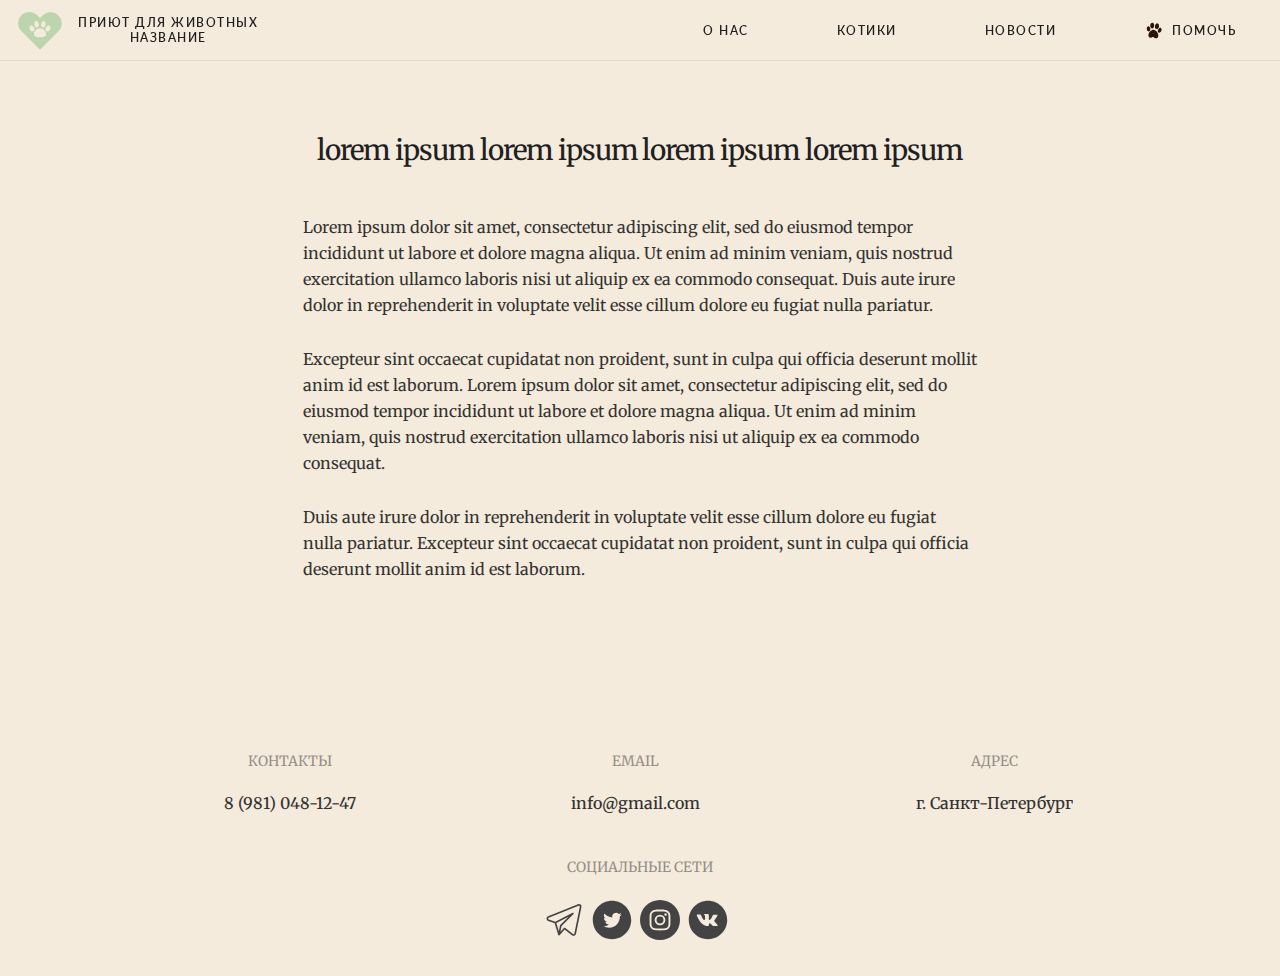
<file: about.html>
<!DOCTYPE html>
<html lang="ru">
<head>
    <meta charset="UTF-8">
    <title>Приют для животных</title>
    <meta name="description"
          content="Приют, где бездомные животные находят заботу, уход безопасность и надежду на новый дом.">
    <meta name="keywords" content="приют для животных, бездомные животные, волонтёрство, котики">
    <meta name="theme-color" content="#DCE9D5"/>
    <meta name="author" content="misirlouuu">
    <meta name="viewport" content="width=device-width, initial-scale=1.0, maximum-scale=1.0, user-scalable=no">

    <script type="text/javascript" src="https://ajax.googleapis.com/ajax/libs/jquery/1.8.3/jquery.min.js"></script>
    <script src="js/heart.js"></script>
    <script src="js/active-page.js"></script>

    <link rel="stylesheet" href="css/outline.css">
</head>
<body>
<header>
    <nav>
        <div class="navbar">
            <div class="containerN nav-container">
                <div class="left">
                    <div class="logo">
                        <a href="/web-5-sem/index.html">
                            <img
                                    class="logo"
                                    src="img/pet-lover.svg"
                                    alt="logo"
                            />
                        </a>
                    </div>
                    <div class="description">
                        <span>Приют для животных</span>
                        <span>Название</span>
                    </div>
                </div>
                <input class="checkbox" type="checkbox" name="" id=""/>
                <div class="hamburger-lines">
                    <span class="line line1"></span>
                    <span class="line line2"></span>
                    <span class="line line3"></span>
                </div>
                <div class="menu-items">
                    <a href="/web-5-sem/about.html">О нас</a>
                    <a href="/web-5-sem/cats.html">Котики</a>
                    <a href="#">Новости</a>
                    <a href="/web-5-sem/help.html" class="help">
                        <img
                                class="paw"
                                src="img/paw.svg"
                                alt="help button"
                        />
                        <span>Помочь</span>
                    </a>
                </div>
            </div>
        </div>
    </nav>
</header>
<main>
    <section class="about_information">
        <h2>lorem ipsum lorem ipsum lorem ipsum lorem ipsum</h2>
        <p>Lorem ipsum dolor sit amet, consectetur adipiscing elit, sed do eiusmod tempor incididunt ut labore et
            dolore magna aliqua. Ut enim ad minim veniam, quis nostrud exercitation ullamco laboris nisi ut aliquip
            ex ea commodo consequat. Duis aute irure dolor in reprehenderit in voluptate velit esse cillum dolore eu
            fugiat nulla pariatur. </p>
        <p>Excepteur sint occaecat cupidatat non proident, sunt in culpa qui officia deserunt
            mollit anim id est laborum. Lorem ipsum dolor sit amet, consectetur adipiscing elit, sed do eiusmod
            tempor
            incididunt ut labore et dolore magna aliqua. Ut enim ad minim veniam, quis nostrud exercitation ullamco
            laboris nisi ut aliquip ex ea commodo consequat. </p>
        <p>Duis aute irure dolor in reprehenderit in voluptate velit
            esse cillum dolore eu fugiat nulla pariatur. Excepteur sint occaecat cupidatat non proident, sunt in
            culpa
            qui officia deserunt
            mollit anim id est laborum.</p>
    </section>
</main>
<footer>
    <div class="info">
        <div class="contacts">
            <h6>Контакты</h6>
            <a href="tel:89810481247">
                <p>8 (981) 048-12-47</p>
            </a>
        </div>

        <div class="email">
            <h6>Email</h6>
            <a href="mailto:info@gmail.com">
                <p>info@gmail.com</p>
            </a>
        </div>

        <div class="address">
            <h6>Адрес</h6>
            <p>г. Санкт-Петербург</p>
        </div>
    </div>

    <div class="social_networks">
        <h6>Социальные сети</h6>
        <div class="social_circles">
            <a href="https://t.me/misirlouuu" target="_blank" class="icon">
                <img class="icon" src="img/telegram.svg" alt="tg"/>
            </a>
            <a href="http://twitter.com" target="_blank" class="icon">
                <img class="icon" src="img/twitter.svg" alt="twitter"/>
            </a>
            <a href="http://instagram.com" target="_blank" class="icon">
                <img class="icon" src="img/instagram.svg" alt="instagram"/>
            </a>
            <a href="http://vk.com" target="_blank" class="icon">
                <img class="icon" src="img/vk.svg" alt="vk">
            </a>
        </div>
        <!--        <a href="https://t.me/misirlouuu"><svg></svg></a>-->
        <!--        <a href="mailto:info@gmail.com">info@gmail.com</a>-->
    </div>
</footer>
</body>
</html>
</file>
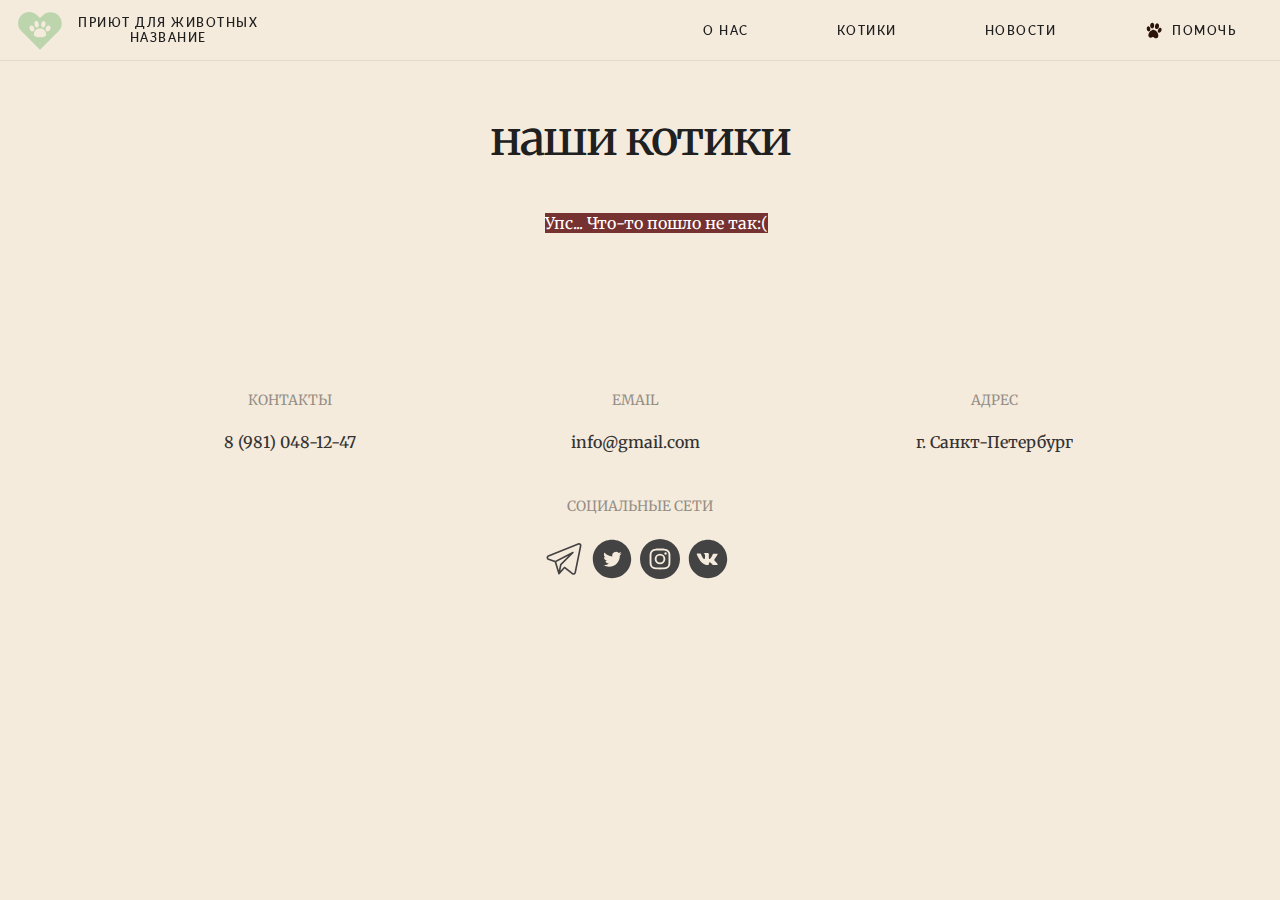
<file: cats.html>
<!DOCTYPE html>
<html lang="ru">
<head>
    <meta charset="UTF-8">
    <title>Приют для животных</title>
    <meta name="description"
          content="Приют, где бездомные животные находят заботу, уход безопасность и надежду на новый дом.">
    <meta name="keywords" content="приют для животных, бездомные животные, волонтёрство, котики">
    <meta name="theme-color" content="#DCE9D5"/>
    <meta name="author" content="misirlouuu">
    <meta name="viewport" content="width=device-width, initial-scale=1.0, maximum-scale=1.0, user-scalable=no">

    <script type="text/javascript" src="https://ajax.googleapis.com/ajax/libs/jquery/1.8.3/jquery.min.js"></script>
    <script src="js/heart.js"></script>
    <script src="js/loading-time.js"></script>
    <script src="js/active-page.js"></script>

    <link rel="stylesheet" href="css/outline.css">
</head>
<body>
<header>
    <nav>
        <div class="navbar">
            <div class="containerN nav-container">
                <div class="left">
                    <div class="logo">
                        <a href="/web-5-sem/index.html">
                            <img
                                    class="logo"
                                    src="img/pet-lover.svg"
                                    alt="logo"
                            />
                        </a>
                    </div>
                    <div class="description">
                        <span>Приют для животных</span>
                        <span>Название</span>
                    </div>
                </div>
                <input class="checkbox" type="checkbox" name="" id=""/>
                <div class="hamburger-lines">
                    <span class="line line1"></span>
                    <span class="line line2"></span>
                    <span class="line line3"></span>
                </div>
                <div class="menu-items">
                    <a href="/web-5-sem/about.html">О нас</a>
                    <a href="/web-5-sem/cats.html">Котики</a>
                    <a href="#">Новости</a>
                    <a href="/web-5-sem/help.html" class="help">
                        <img
                                class="paw"
                                src="img/paw.svg"
                                alt="help button"
                        />
                        <span>Помочь</span>
                    </a>
                </div>
            </div>
        </div>
    </nav>
</header>
<main>
    <section class="cats" id="cats-gallery">
        <h2>наши котики</h2>
        <div class="preloader">
            <img src="img/multi%20shape%20loader.gif" alt="preloader">
        </div>
        <div class="gallery"></div>
    </section>


</main>
<footer>
    <div class="info">
        <div class="contacts">
            <h6>Контакты</h6>
            <a href="tel:89810481247">
                <p>8 (981) 048-12-47</p>
            </a>
        </div>

        <div class="email">
            <h6>Email</h6>
            <a href="mailto:info@gmail.com">
                <p>info@gmail.com</p>
            </a>
        </div>

        <div class="address">
            <h6>Адрес</h6>
            <p>г. Санкт-Петербург</p>
        </div>
    </div>

    <div class="social_networks">
        <h6>Социальные сети</h6>
        <div class="social_circles">
            <a href="https://t.me/misirlouuu" target="_blank" class="icon">
                <img class="icon" src="img/telegram.svg" alt="tg"/>
            </a>
            <a href="http://twitter.com" target="_blank" class="icon">
                <img class="icon" src="img/twitter.svg" alt="twitter"/>
            </a>
            <a href="http://instagram.com" target="_blank" class="icon">
                <img class="icon" src="img/instagram.svg" alt="instagram"/>
            </a>
            <a href="http://vk.com" target="_blank" class="icon">
                <img class="icon" src="img/vk.svg" alt="vk">
            </a>
        </div>
        <!--        <a href="https://t.me/misirlouuu"><svg></svg></a>-->
        <!--        <a href="mailto:info@gmail.com">info@gmail.com</a>-->
    </div>
</footer>

<script src="js/fetch-cats.js"></script>
</body>
</html>
</file>
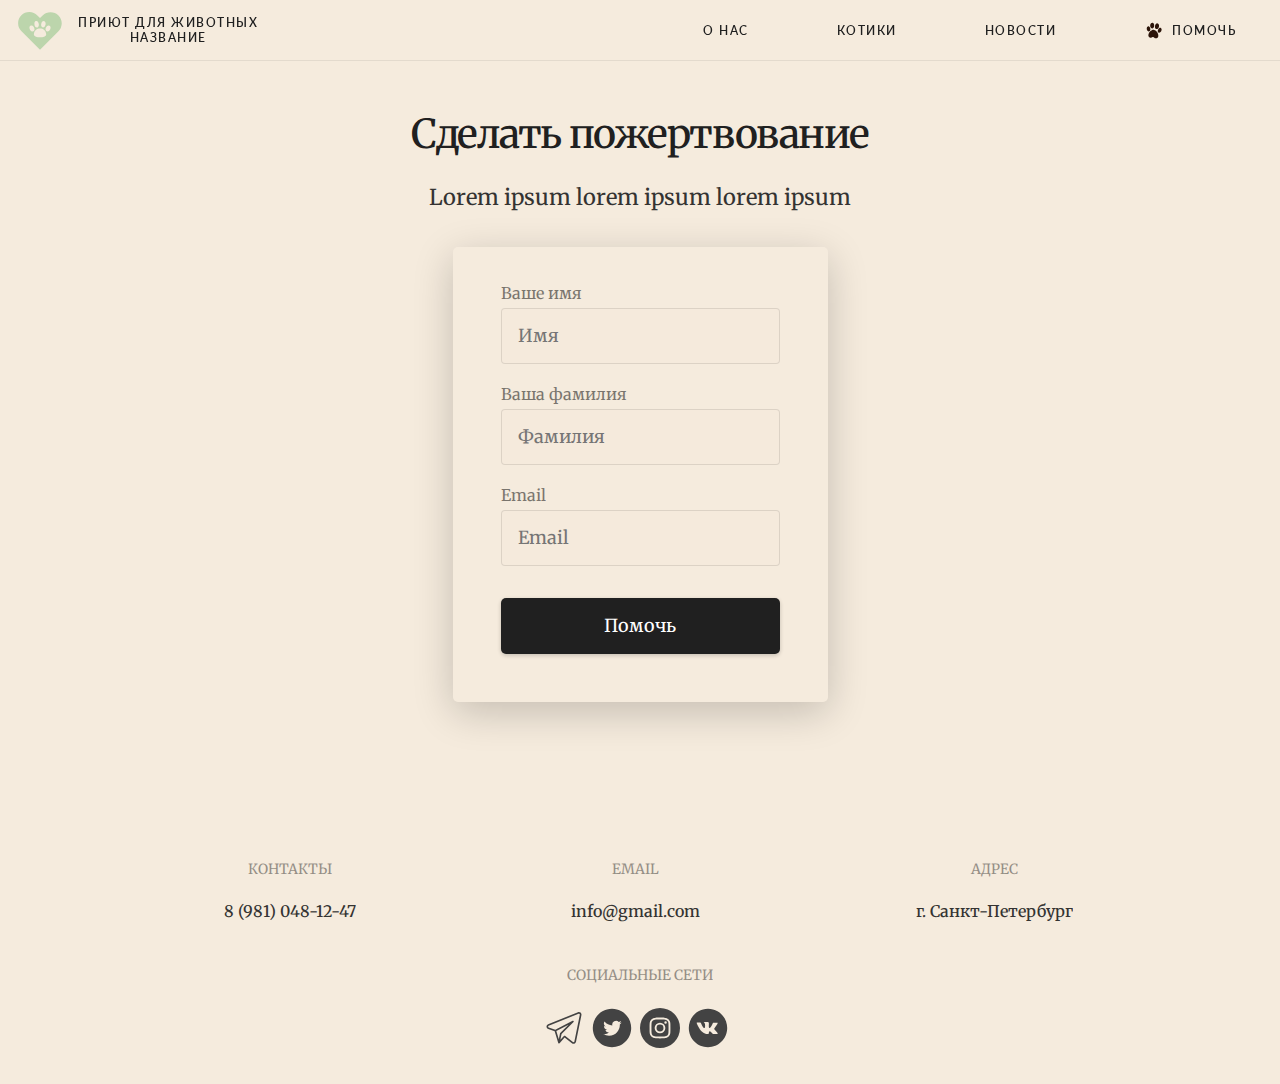
<file: help.html>
<!DOCTYPE html>
<html lang="ru">
<head>
    <meta charset="UTF-8">
    <title>Приют для животных</title>
    <meta name="description"
          content="Приют, где бездомные животные находят заботу, уход безопасность и надежду на новый дом.">
    <meta name="keywords" content="приют для животных, бездомные животные, волонтёрство, котики">
    <meta name="theme-color" content="#DCE9D5"/>
    <meta name="author" content="misirlouuu">
    <meta name="viewport" content="width=device-width, initial-scale=1.0, maximum-scale=1.0, user-scalable=no">

    <script type="text/javascript" src="https://ajax.googleapis.com/ajax/libs/jquery/1.8.3/jquery.min.js"></script>
    <script src="js/active-page.js"></script>
    <script src="js/make-donation.js"></script>

    <link rel="stylesheet" href="css/outline.css">
</head>
<body>
<header>
    <nav>
        <div class="navbar">
            <div class="containerN nav-container">
                <div class="left">
                    <div class="logo">
                        <a href="/web-5-sem/index.html">
                            <img
                                    class="logo"
                                    src="img/pet-lover.svg"
                                    alt="logo"
                            />
                        </a>
                    </div>
                    <div class="description">
                        <span>Приют для животных</span>
                        <span>Название</span>
                    </div>
                </div>
                <input class="checkbox" type="checkbox" name="" id=""/>
                <div class="hamburger-lines">
                    <span class="line line1"></span>
                    <span class="line line2"></span>
                    <span class="line line3"></span>
                </div>
                <div class="menu-items">
                    <a href="/web-5-sem/about.html">О нас</a>
                    <a href="/web-5-sem/cats.html">Котики</a>
                    <a href="#">Новости</a>
                    <a href="/web-5-sem/help.html" class="help">
                        <img
                                class="paw"
                                src="img/paw.svg"
                                alt="help button"
                        />
                        <span>Помочь</span>
                    </a>
                </div>
            </div>
        </div>
    </nav>
</header>

<main>
    <section class="make_donation" id="make-donation">
        <h1>Сделать пожертвование</h1>
        <p>Lorem ipsum lorem ipsum lorem ipsum</p>
        <div class="pad shadow" id="first-form">
            <form id="uncompleted-new-donation-form">
                <div>
                    <div>
                        <label>Ваше имя</label>
                    </div>
                    <input type="text" placeholder="Имя" id="name"></input>
                </div>
                <div>
                    <div>
                        <label>Ваша фамилия</label>
                    </div>
                    <input type="text" placeholder="Фамилия" id="surname"></input>
                </div>
                <div>
                    <div>
                        <label>Email</label>
                    </div>
                    <input type="text" placeholder="Email"></input>
                </div>
                <button type="button" class="button volunteer full-width" onclick="showSecondForm()"><span>Помочь</span>
                </button>
            </form>
        </div>

        <div class="pad shadow" id="second-form" style="display: none">
            <form id="new-donation-form">
                <div>
                    <div>
                        <label>Номер карты</label>
                    </div>
                    <input type="text" placeholder="Номер карты"></input>
                </div>
                <div>
                    <div>
                        <label>Срок действия</label>
                    </div>
                    <input type="text" placeholder="ММ / ГГ"></input>
                </div>
                <div>
                    <div>
                        <label>CVV</label>
                    </div>
                    <input type="text" placeholder="CVV"></input>
                </div>
                <div>
                    <div class>
                        <label>Сумма пожертвования</label>
                    </div>
                    <input type="text" id="amount" placeholder="Сумма пожертвования"></input>
                </div>
                <button type="submit" class="button volunteer full-width" onclick="showSuccessModal()"><span>Помочь</span>
                </button>
            </form>
        </div>

        <script>
            function showSecondForm() {
                document.getElementById('second-form').style.display = 'block';
                document.getElementById('first-form').style.display = 'none';
            }
        </script>
    </section>

    <section class="make_donation">
        <div>
            <h1 id="success-donation" style="display: none">Спасибо за пожертвование!</h1>
        </div>

        <script>
            function showSuccessModal() {
                document.getElementById('make-donation').style.display = 'none';
                document.getElementById('success-donation').style.display = 'block';
            }
        </script>
    </section>

    <section class="donations-wrapper">
        <div class="donations" id="donations">
            <!--runtime generated donations-->
        </div>
    </section>

</main>

<footer>
    <div class="info">
        <div class="contacts">
            <h6>Контакты</h6>
            <a href="tel:89810481247">
                <p>8 (981) 048-12-47</p>
            </a>
        </div>

        <div class="email">
            <h6>Email</h6>
            <a href="mailto:info@gmail.com">
                <p>info@gmail.com</p>
            </a>
        </div>

        <div class="address">
            <h6>Адрес</h6>
            <p>г. Санкт-Петербург</p>
        </div>
    </div>

    <div class="social_networks">
        <h6>Социальные сети</h6>
        <div class="social_circles">
            <a href="https://t.me/misirlouuu" target="_blank" class="icon">
                <img class="icon" src="img/telegram.svg" alt="tg"/>
            </a>
            <a href="http://twitter.com" target="_blank" class="icon">
                <img class="icon" src="img/twitter.svg" alt="twitter"/>
            </a>
            <a href="http://instagram.com" target="_blank" class="icon">
                <img class="icon" src="img/instagram.svg" alt="instagram"/>
            </a>
            <a href="http://vk.com" target="_blank" class="icon">
                <img class="icon" src="img/vk.svg" alt="vk">
            </a>
        </div>
        <!--        <a href="https://t.me/misirlouuu"><svg></svg></a>-->
        <!--        <a href="mailto:info@gmail.com">info@gmail.com</a>-->
    </div>
</footer>
</body>
</html>
</file>
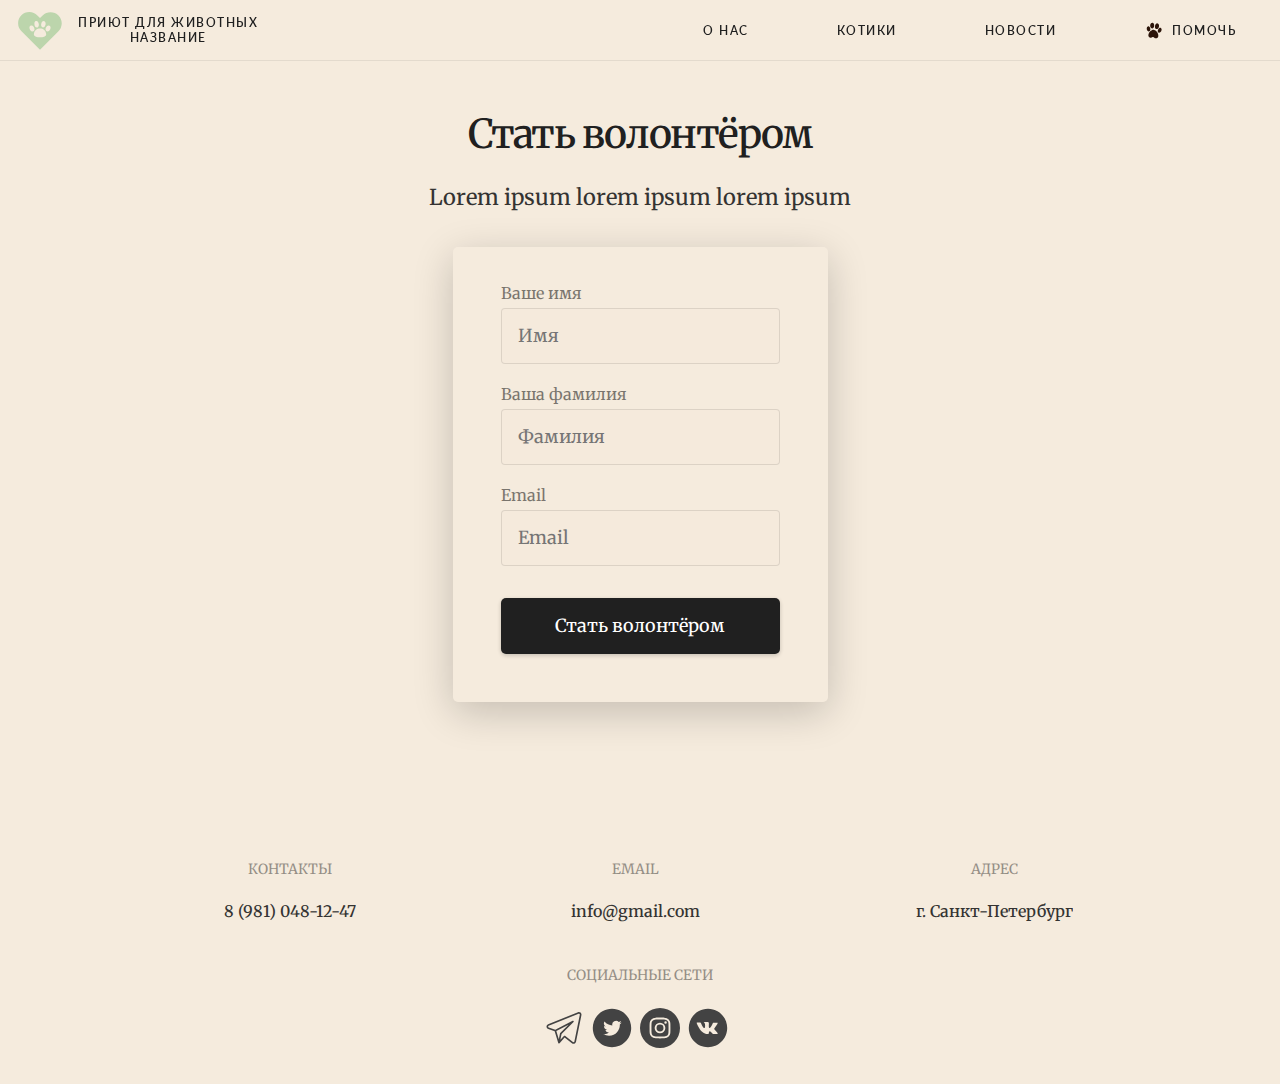
<file: volunteer.html>
<!DOCTYPE html>
<html lang="ru">
<head>
    <meta charset="UTF-8">
    <title>Приют для животных</title>
    <meta name="description"
          content="Приют, где бездомные животные находят заботу, уход безопасность и надежду на новый дом.">
    <meta name="keywords" content="приют для животных, бездомные животные, волонтёрство, котики">
    <meta name="theme-color" content="#DCE9D5"/>
    <meta name="author" content="misirlouuu">
    <meta name="viewport" content="width=device-width, initial-scale=1.0, maximum-scale=1.0, user-scalable=no">

    <script type="text/javascript" src="https://ajax.googleapis.com/ajax/libs/jquery/1.8.3/jquery.min.js"></script>
    <script src="js/heart.js"></script>
    <script src="js/active-page.js"></script>
    <script src="js/make-donation.js"></script>

    <link rel="stylesheet" href="css/outline.css">
</head>
<body>
<header>
    <nav>
        <div class="navbar">
            <div class="containerN nav-container">
                <div class="left">
                    <div class="logo">
                        <a href="/web-5-sem/index.html">
                            <img
                                    class="logo"
                                    src="img/pet-lover.svg"
                                    alt="logo"
                            />
                        </a>
                    </div>
                    <div class="description">
                        <span>Приют для животных</span>
                        <span>Название</span>
                    </div>
                </div>
                <input class="checkbox" type="checkbox" name="" id=""/>
                <div class="hamburger-lines">
                    <span class="line line1"></span>
                    <span class="line line2"></span>
                    <span class="line line3"></span>
                </div>
                <div class="menu-items">
                    <a href="/web-5-sem/about.html">О нас</a>
                    <a href="/web-5-sem/cats.html">Котики</a>
                    <a href="#">Новости</a>
                    <a href="/web-5-sem/help.html" class="help">
                        <img
                                class="paw"
                                src="img/paw.svg"
                                alt="help button"
                        />
                        <span>Помочь</span>
                    </a>
                </div>
            </div>
        </div>
    </nav>
</header>

<main>
    <section class="become_volunteer">
        <h1>Стать волонтёром</h1>
        <p>Lorem ipsum lorem ipsum lorem ipsum</p>
        <div class="become-volunteer-form">
            <div class="pad shadow">
                <form method="post" id="new-become-volunteer-form">
                    <div>
                        <div>
                            <label>Ваше имя</label>
                        </div>
                        <input type="text" placeholder="Имя"></input>
                    </div>
                    <div>
                        <div>
                            <label>Ваша фамилия</label>
                        </div>
                        <input type="text" placeholder="Фамилия"></input>
                    </div>
                    <div>
                        <div>
                            <label>Email</label>
                        </div>
                        <input type="text" placeholder="Email"></input>
                    </div>
                    <button type="submit" id="become-volunteer-submit" class="button volunteer full-width">
                        <span>Стать волонтёром</span>
                    </button>
                </form>
            </div>
        </div>

    </section>
</main>

<footer>
    <div class="info">
        <div class="contacts">
            <h6>Контакты</h6>
            <a href="tel:89810481247">
                <p>8 (981) 048-12-47</p>
            </a>
        </div>

        <div class="email">
            <h6>Email</h6>
            <a href="mailto:info@gmail.com">
                <p>info@gmail.com</p>
            </a>
        </div>

        <div class="address">
            <h6>Адрес</h6>
            <p>г. Санкт-Петербург</p>
        </div>
    </div>

    <div class="social_networks">
        <h6>Социальные сети</h6>
        <div class="social_circles">
            <a href="https://t.me/misirlouuu" target="_blank" class="icon">
                <img class="icon" src="img/telegram.svg" alt="tg"/>
            </a>
            <a href="http://twitter.com" target="_blank" class="icon">
                <img class="icon" src="img/twitter.svg" alt="twitter"/>
            </a>
            <a href="http://instagram.com" target="_blank" class="icon">
                <img class="icon" src="img/instagram.svg" alt="instagram"/>
            </a>
            <a href="http://vk.com" target="_blank" class="icon">
                <img class="icon" src="img/vk.svg" alt="vk">
            </a>
        </div>
        <!--        <a href="https://t.me/misirlouuu"><svg></svg></a>-->
        <!--        <a href="mailto:info@gmail.com">info@gmail.com</a>-->
    </div>
</footer>
</body>
</html>
</file>
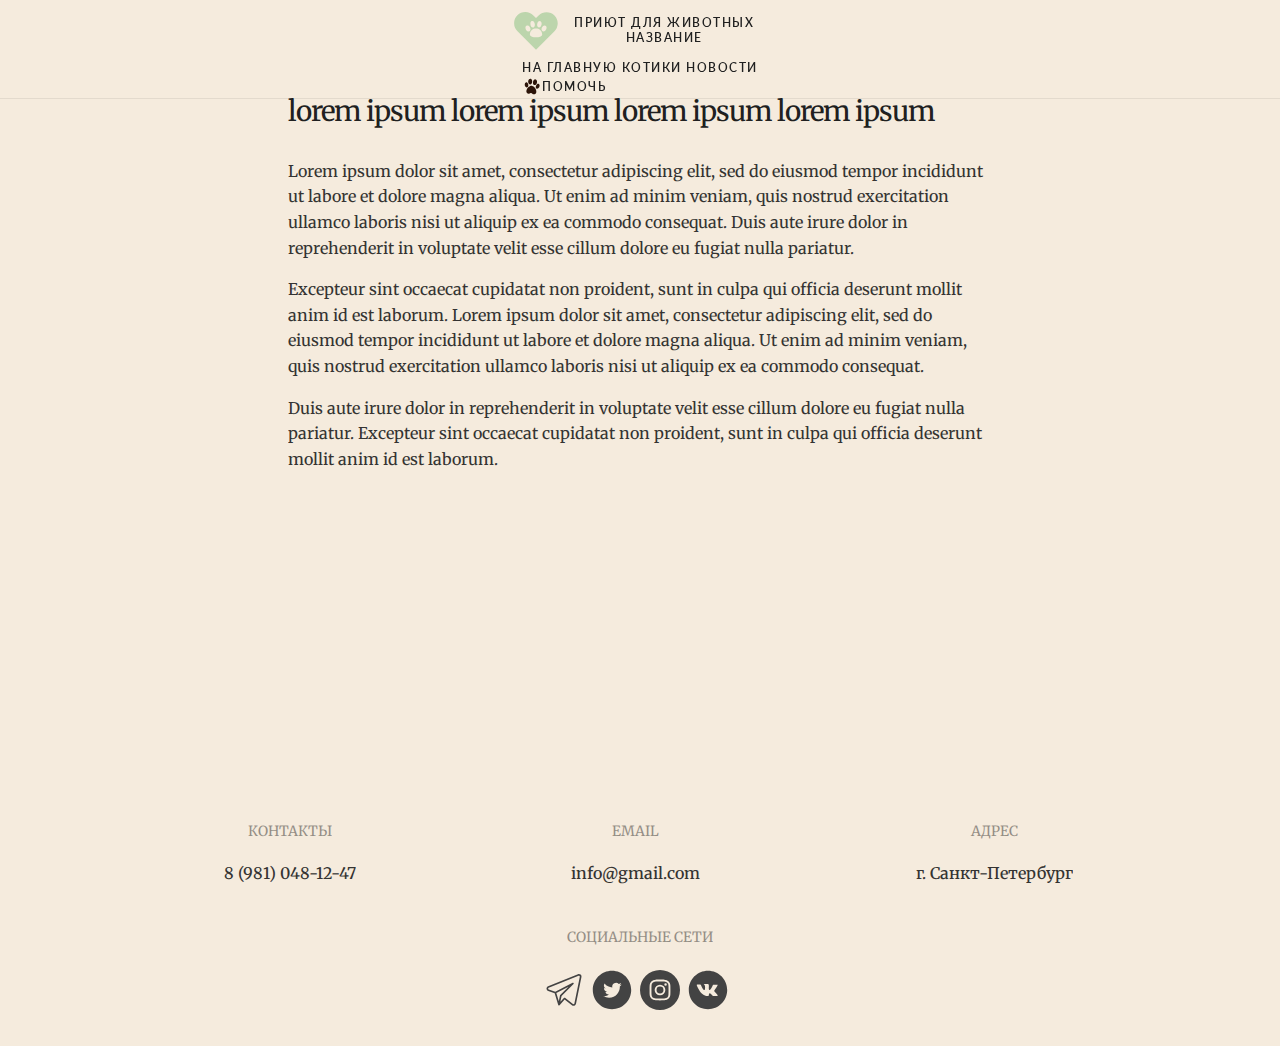
<file: html/about.html>
<!DOCTYPE html>
<html lang="en">
<head>
    <meta charset="UTF-8">
    <title>О нас</title>
    <link rel="stylesheet" href="../css/outline.css">
</head>
<body>
<header>
    <nav>
        <div class="left">
            <div class="logo">
                <img
                        class="logo"
                        src="../img/pet-lover.svg"
                        alt="logo"
                />
            </div>
            <div class="description">
<!--                <a href="index.html">-->
                    <span>Приют для животных</span>
                    <span>Название</span>
<!--                </a>-->
            </div>
        </div>
        <div class="right">
            <a href=../html/index.html>На главную</a>
            <a href="#">Котики</a>
            <a href="#">Новости</a>
            <!--            <div class="help">-->
            <a href="#" class="help">
                <img
                        class="paw"
                        src="../img/paw.svg"
                        alt="help button"
                />
                <span>Помочь</span>
            </a>
            <!--            </div>-->
        </div>
    </nav>
</header>

<main>
    <div class="information">
    <h3>lorem ipsum lorem ipsum lorem ipsum lorem ipsum</h3>
        <p>Lorem ipsum dolor sit amet, consectetur adipiscing elit, sed do eiusmod tempor incididunt ut labore et
            dolore magna aliqua. Ut enim ad minim veniam, quis nostrud exercitation ullamco laboris nisi ut aliquip
            ex ea commodo consequat. Duis aute irure dolor in reprehenderit in voluptate velit esse cillum dolore eu
            fugiat nulla pariatur. </p>
        <p>Excepteur sint occaecat cupidatat non proident, sunt in culpa qui officia deserunt
            mollit anim id est laborum. Lorem ipsum dolor sit amet, consectetur adipiscing elit, sed do eiusmod tempor
            incididunt ut labore et dolore magna aliqua. Ut enim ad minim veniam, quis nostrud exercitation ullamco
            laboris nisi ut aliquip ex ea commodo consequat. </p>
        <p>Duis aute irure dolor in reprehenderit in voluptate velit
            esse cillum dolore eu fugiat nulla pariatur. Excepteur sint occaecat cupidatat non proident, sunt in culpa
            qui officia deserunt
            mollit anim id est laborum.</p>
    </div>
</main>

<footer>
    <div class="info">
        <div class="contacts">
            <h6>Контакты</h6>
            <a href="tel:89810481247">
                <p>8 (981) 048-12-47</p>
            </a>
        </div>

        <div class="email">
            <h6>Email</h6>
            <a href="mailto:info@gmail.com">
                <p>info@gmail.com</p>
            </a>
        </div>

        <div class="address">
            <h6>Адрес</h6>
            <p>г. Санкт-Петербург</p>
        </div>
    </div>

    <div class="social_networks">
        <h6>Социальные сети</h6>
        <div class="social_circles">
            <a href="https://t.me/misirlouuu" target="_blank" class="icon">
                <img class="icon" src="../img/telegram.svg" alt="tg"/>
            </a>
            <a href="http://twitter.com" target="_blank" class="icon">
                <img class="icon" src="../img/twitter.svg" alt="twitter"/>
            </a>
            <a href="http://instagram.com" target="_blank" class="icon">
                <img class="icon" src="../img/instagram.svg" alt="instagram"/>
            </a>
            <a href="http://vk.com" target="_blank" class="icon">
                <img class="icon" src="../img/vk.svg" alt="vk">
            </a>
        </div>
        <!--        <a href="https://t.me/misirlouuu"><svg></svg></a>-->
        <!--        <a href="mailto:info@gmail.com">info@gmail.com</a>-->
    </div>

</footer>
</body>
</html>
</file>
<file: css/outline.css>
@import url('https://fonts.googleapis.com/css2?family=Lato&family=Merriweather&display=swap');
@import url('https://fonts.googleapis.com/css2?family=Lato&display=swap');

html {
    overflow: auto;
}

body {
    overflow-x: hidden;
    -webkit-box-sizing: border-box;
    -moz-box-sizing: border-box;
    box-sizing: border-box;
    background-color: rgba(230, 206, 170, .4);
    width: 100%;
    margin: auto;
    font-family: "Merriweather", sans-serif;
}

main {
    /*overflow: hidden;*/
    width: 100vw;
    margin-right: 1rem;
    z-index: -10;
}

footer {
    width: 100vw;
}

header {
    position: fixed;
    /*width: 100vw;*/
    top: 0;
    z-index: 999;
    /*background: rgba(230, 206, 170, 1);*/
}

.navbar {
    width: 100%;
}

.containerN {
    display: flex;
    justify-content: space-between;
    width: 100%;
}

.nav-container {
    width: 100%;
}

.hamburger-lines, .checkbox {
    display: none;
}

.cat {
    width: 560px;
    height: 461px;
    /*width: 50vw;*/
    /*height: 50vh;*/
    /*margin-left: 8rem;*/
}

.homepage {
    display: flex;
    justify-content: center;
    margin-top: 10rem;
    margin-bottom: 11rem;
    flex-wrap: wrap;
}

a, button {
    cursor: pointer;
    color: #202020;
    transition: .35s;
    text-decoration: none;
    /*margin-bottom: 0.5rem;*/
}

nav {
    display: flex;
    flex-direction: column;
    justify-content: space-between;
    align-items: center;
    font-size: 12px;
    letter-spacing: .125em;
    font-weight: 600;
    text-transform: uppercase;
    font-family: Lato, sans-serif;
    color: #202020;
    border-bottom: 1px solid rgba(0, 0, 0, .07);
    grid-template-columns: 2fr 1fr 2fr;
    grid-auto-rows: 8vh;
    /*height: 8rem;*/
    width: 100vw;
    z-index: 100;

    /*top: 0;*/
    /*left: 0;*/
}

.left {
    display: flex;
    text-align: left;
    padding-left: 1rem;
    padding-right: 1rem;
    align-items: center
}

.description {
    display: flex;
    flex-direction: column;
    width: 13rem;
    align-items: center;
    justify-content: space-evenly;
}

.menu-items {
    display: flex;
    align-items: center;
    text-align: right;
    z-index: 100;
    /*padding: 1em 1em 2em 2em;*/
}

.menu-items a {
    /*box-sizing: border-box;*/
    padding: 1em;
    margin-left: 4rem;
    border-radius: 20px;
    /*width: auto;*/
}

.menu-items a:hover {
    background-color: rgba(237, 205, 205, .5);
}

.menu-items>a.active {
    background-color: rgba(237, 205, 205, .8);
}

.menu-items>a.active {
    background-color: rgba(237, 205, 205, .8);
}


a.help {
    display: flex;
    align-items: center;
    margin-right: 2rem;
}

.menu-items span {
    margin-left: 0.5rem;
}

h1 {
    font-size: 58px;
    font-family: "Merriweather", sans-serif;
    font-weight: 500;
    letter-spacing: -.036em;
    color: #202020;
    line-height: 1.1;
    margin-bottom: 0.5rem;
}

.logo {
    width: 4em;
    height: 5em;
}

.paw {
    width: 20px;
    height: 23px;
    rotate: 8grad;
}

p {
    color: #202020;
    font-family: "Merriweather", sans-serif;
    font-weight: 400;
    font-size: 22px;
    line-height: 1.6;
    opacity: 0.9;
}

.information p {
    font-size: 16px;
    margin-bottom: 1rem;
}

.information {
    margin-top: 6rem;
    margin-left: auto;
    margin-right: auto;
    max-width: 55vw;
    margin-bottom: 20rem;
}

.homepage {
    display: flex;
    justify-content: space-evenly;
    align-items: center;
    flex-wrap: wrap-reverse;
}

.homepage h1 {
    /*width: 540px;*/
    /*height: 120px;*/
    /*width: 40rem;*/
    /*height: 8rem;*/
    width: 40vw;
}

.homepage p {
    /*width: 540px;*/
    /*height: 120px;*/
    /*width: 35rem;*/
    /*height: 7rem;*/
    width: 35vw;
}

.container {
    margin-bottom: 5rem;
    /*width: 38vw;*/
    /*height: 20vh;*/
    display: flex;
    flex-direction: column;
    flex-wrap: wrap;
}

.buttons {
    /*z-index: -1;*/
    /*    display: flex;*/
    /*    flex-wrap: wrap;*/
    /*}*/
    /*@media screen and (max-width: 1065px) {*/
    /*    .homepage h1, .homepage p {*/
    /*        width: 100%;*/
    /*    }*/
    /*    .container {*/
    /*        align-content: center;*/
    /*    }*/
}

.button {
    display: inline-block;
    position: relative;
    border-radius: 5px;
    padding: 16px 30px 17px;
    font-size: 16px;
    box-shadow: 0 1px 4px rgba(0, 0, 0, .1), 0 2px 4px rgba(0, 0, 0, .1);
    font-family: "Merriweather", sans-serif;
    font-weight: 400;
    border: none;
    width: 15rem;
    height: 3.5rem;
}

.volunteer {
    background-color: #202020;
    color: #fff;
    margin-right: 20px;
    padding: 0;
    line-height: 3.5rem;
}

.volunteer:before, .volunteer:after {
    position: absolute;
    content: "";
    right: 0;
    bottom: 0;
    background-color: cornsilk;
    transition: all 0.3s ease;
}

.volunteer span {
    position: relative;
    display: block;
    width: 100%;
    height: 100%;
}

.volunteer span:before, .volunteer span:after {
    position: absolute;
    content: "";
    left: 0;
    top: 0;
    background-color: cornsilk;
    transition: all 0.3s ease;
}

.volunteer span:before, .volunteer:before {
    width: 0.1rem;
    height: 0;
}

.volunteer span:after, .volunteer:after {
    height: 0.1rem;
    width: 0;
}

.volunteer span:hover:before, .volunteer:hover:before {
    border-radius: 2rem;
    height: 100%;
}

.volunteer span:hover:after, .volunteer:hover:after {
    border-radius: 2rem;
    width: 100%;
}

.donation {
    background-color: transparent;
    color: #202020;
    padding: 0;
    line-height: 3.5rem;
}

.donation:before, .donation:after {
    position: absolute;
    content: "";
    right: 0;
    bottom: 0;
    background-color: rgba(32, 32, 32, 0.8);
    transition: all 0.4s ease;
}

.donation span {
    position: relative;
    display: block;
    width: 100%;
    height: 100%;
}

.donation span:before, .donation span:after {
    position: absolute;
    content: "";
    left: 0;
    top: 0;
    background-color: rgba(32, 32, 32, 0.8);
    transition: all 0.4s ease;
}

.donation span:before, .donation:before {
    width: 0.1rem;
    height: 0;
}

.donation span:after, .donation:after {
    height: 0.1rem;
    width: 0;
}

.donation span:hover:before, .donation:hover:before {
    border-radius: 2rem;
    height: 100%;
}

.donation span:hover:after, .donation:hover:after {
    border-radius: 2rem;
    width: 100%;
}

.steps {
    display: flex;
    justify-content: center;
    flex-wrap: wrap;
}

.raise:hover,
.raise:focus {
    box-shadow: 0 1.5em 1.5em -0.4em rgba(32, 32, 32, 0.2);
    transform: translateY(-0.5em);
}

.pulse:hover,
.pulse:focus {
    animation: pulse 1s;
    box-shadow: 0 0 0 4em transparent;
}

@keyframes pulse {
    0% {
        box-shadow: 0 0 0 0 cadetblue;
    }
}

.step {
    margin: 2rem;
    text-align: center;
    transition: all 0.25s cubic-bezier(0.5, 0.5, 0.5, 0.5);
    border-radius: 23px;
    willchange: translate;
    box-shadow: 0 1px 2px rgba(0, 0, 0, .1), 0 1px 2px rgba(0, 0, 0, .1);

    &:hover,
    &:focus {
        border-color: aquamarine;
        color: aquamarine;
    }
}

.stepImageBox {
    border-radius: 23px 23px 0 0;
    height: 16rem;
    width: 16rem;
    background-color: rgba(230, 206, 170, 0.4);
}

h2 {
    font-size: 48px;
    font-family: "Merriweather", sans-serif;
    font-weight: 500;
    letter-spacing: -.036em;
    color: #202020;
    line-height: 1.1;
    margin-bottom: 2rem;
}

h3 {
    font-size: 28px;
    font-family: "Merriweather", sans-serif;
    font-weight: 400;
    letter-spacing: -.036em;
    color: #202020;
    line-height: 1.1;
    margin-bottom: 2rem;
}

.how_to h2 {
    display: flex;
    justify-content: center;
    text-align: center;
}

.how_to {
    margin-bottom: 8rem;
}

.about {
    display: flex;
    justify-content: space-evenly;
    margin-bottom: 8rem;
    flex-wrap: wrap;
}

.about p {
    /*width: 644px;*/
    /*height: 415px;*/
    width: 45vw;
    /*height: 50vh;*/
}

.dog {
    width: 462px;
    height: 433px;
    margin-top: 1rem;
    margin-right: 3rem;
    margin-bottom: 5rem;
}

.icons {
    display: flex;
    align-items: center;
    justify-content: center;
}

.sex {
    width: 42px;
    height: 40px;
}

.heart {
    width: 24px;
    height: 24px;
}

.condition {
    width: 26px;
    height: 26px;
}

.petImageBox {
    border-radius: 23px;
    height: 18rem;
    width: 23rem;
    background-color: rgba(230, 206, 170, 0.4);
    /*background-color: white;*/
}

.cats span {
    font-weight: 400;
    font-size: 22px;
    color: #202020;
    line-height: 1.6;
    /*line-height: 5;*/
    opacity: 0.9;
    font-family: "Merriweather", sans-serif;
    width: 25rem;
    text-align: center;
}

.cats span.name {
    margin-top: 1rem;
    font-size: 28px;
    font-weight: 500;
    letter-spacing: -.036em;
    /*line-height: 1.1;*/
}

.pet {
    /*z-index: -100;*/
    border-radius: 23px;
    margin-right: 2rem;
    margin-bottom: 5rem;
    display: flex;
    flex-direction: column;
    justify-content: center;
    align-items: center;
}

@-webkit-keyframes pulsate {
    0% {
        transform: scale(1, 1);
        opacity: 0.7;
    }
    50% {
        transform: scale(1.5, 1.5);
        opacity: 1;
    }
    100% {
        transform: scale(1, 1);
        opacity: 0.7;
    }
}

svg {
    width: 2rem;
    height: 2rem;
    transition: transform 0.25s;
}

.heart2:not(.favorite) {
    background: transparent;
}

.heart2:not(.favorite) i > svg {
    fill: #DE9D9B;
}

.pet.favorite {
    background: rgba(237, 205, 205, 0.3);
}

/*.about {*/
/*    display: flex;*/
/*    flex-wrap: wrap;*/
/*}*/
/*.pet.favorite i svg {*/
/*    fill: cornsilk;*/
/*}*/

.favoriting svg {
    -webkit-animation-name: pulsate;
    animation-name: pulsate;
    -webkit-animation-duration: 0.5s;
    animation-duration: 0.5s;
    -webkit-animation-iteration-count: infinite;
    animation-iteration-count: infinite;
}

.heart2 {
    /*width: 3rem;*/
    /*height: 3rem;*/
    min-height: 5vh;
    border: 0;
    outline: 0;
    transition: background 0.5s;
    padding: 0;
    margin: 0;
}

i {
    color: #fff;
    transition: font-size 0.2s;
}

i svg:hover {
    cursor: pointer;
    transform: scale(1.1);
}


.cats h2 {
    text-align: center;
    margin-bottom: 3rem;
}

.gallery {
    display: flex;
    justify-content: space-evenly;
    flex-wrap: wrap;
    margin-left: 2rem;
}

footer {
    margin-top: 8rem;
    margin-bottom: 2rem;
}

footer h6 {
    /*z-index: -100;*/
    font-family: "Merriweather", sans-serif;
    font-weight: 400;
    margin-bottom: 20px;
    margin-top: 30px;
    opacity: .4;
    text-transform: uppercase;
    text-align: center;
    font-size: 14px;
}

footer p {
    font-family: "Merriweather", sans-serif;
    font-weight: 500;
    font-size: 16px;
    line-height: 1.625;
    margin-bottom: 12px;
    text-align: center;
}

footer {
    display: flex;
    justify-content: center;
    flex-direction: column;
}

.info {
    width: 100%;
    display: flex;
    justify-content: space-evenly;
    margin-left: 0.5rem;
    flex-wrap: wrap;
    /*z-index: -100;*/
    /*align-items: center;*/
}

.social_networks {
    width: 100%;
    display: flex;
    flex-direction: column;
    justify-content: center;
    align-items: center;
}

.social_circles {
    display: flex;
    justify-content: center;
    align-items: center;
}

.icon {
    width: 40px;
    height: 48px;
    margin-right: 0.5rem;
}

.delay-200 {
    transition-delay: .2s
}

.delay-300 {
    transition-delay: .3s
}

.delay-400 {
    transition-delay: .4s
}

.delay-500 {
    transition-delay: .5s
}

.fromLeft {
    transition: all .7s ease;
    opacity: 0;
    transform: translateX(-30px)
}

.fromLeft-animate {
    opacity: 1;
    transform: translateX(0)
}

.text-block {
    transition: all .7s ease;
    opacity: 0;
    transform: translateY(40px);
}

.text-block-animate {
    opacity: 1;
    transform: translateY(0)
}



/*.step:nth-child(odd) {*/
/*    background-color: #DE9D9B;*/
/*}*/
/*@media screen and (min-width: 801px) and (max-width: 1100px) {*/

/*}*/

@media screen and (max-width: 955px) {
    .about_us h2, .about_us p {
        text-align: center;
        width: 100%;
    }

    .dog {
        width: 23rem;
        height: 23rem;
        margin-right: 0;
    }

    .about_information p, .about_information h2 {
        margin-left: 2rem;
        margin-right: 2rem;
        text-align: left;
    }
}

@media screen and (max-width: 1050px) {
    h1, h2 {
        font-size: 40px;
        font-weight: 500;
    }

    .homepage h1, .homepage p {
        width: 90vw;
    }

    .cat {
        width: 23rem;
        height: 23rem;
    }

    .step {
        transition: all 0.25s cubic-bezier(0.5, 0.5, 0.5, 0.5);
    }

    .homepage {
        margin-top: 4rem;
        margin-bottom: 4rem;
        margin-left: 1rem;
    }

    nav .menu-items {
        font-family: Merriweather, sans-serif;
        font-size: 20px;
    }

    nav .menu-items, nav .left > .description {
        display: none;
    }

    .containerN {
        max-width: 1050px;
        width: 90%;
        margin: auto;
    }

    .navbar {
        position: sticky;
        top: 0;
        width: 100%;
        box-shadow: 0 1px 4px rgb(146 161 176 / 15%);
    }

    .nav-container {
        display: flex;
        justify-content: space-between;
        align-items: center;
        height: 62px;
    }

    .navbar .menu-items {
        display: flex;
        background-color: rgba(230, 206, 170, 1);
    }

    .navbar .nav-container li {
        list-style: none;
    }

    .navbar .nav-container a {
        text-decoration: none;
        color: #202020;
        font-weight: 700;
        font-size: 1.2rem;
        padding: 0.7rem;
    }

    .navbar .nav-container a:hover {
        font-weight: bolder;
    }

    .nav-container {
        display: block;
        position: relative;
        height: 60px;
    }

    .nav-container .checkbox {
        position: absolute;
        display: block;
        height: 32px;
        width: 32px;
        top: 20px;
        right: 20px;
        z-index: 5;
        opacity: 0;
        cursor: pointer;
    }

    .nav-container .hamburger-lines {
        display: block;
        height: 26px;
        width: 32px;
        position: absolute;
        top: 17px;
        right: 20px;
        z-index: 2;
        display: flex;
        flex-direction: column;
        justify-content: space-between;
    }

    .nav-container .hamburger-lines .line {
        display: block;
        height: 4px;
        width: 100%;
        border-radius: 10px;
        background: #202020;
    }

    .nav-container .hamburger-lines .line1 {
        transform-origin: 0 0;
        transition: transform 0.4s ease-in-out;
    }

    .nav-container .hamburger-lines .line2 {
        transition: transform 0.2s ease-in-out;
    }

    .nav-container .hamburger-lines .line3 {
        transform-origin: 0 100%;
        transition: transform 0.4s ease-in-out;
    }

    .navbar .menu-items {
        padding-top: 120px;
        box-shadow: inset 0 0 2000px rgba(255, 255, 255, .5);
        height: 100vh;
        width: 100%;
        transform: translate(120%);
        display: flex;
        flex-direction: column;
        margin-left: 0;
        padding-left: 50px;
        transition: transform 0.5s ease-in-out;
        text-align: center;
    }

    .navbar .menu-items li {
        margin-bottom: 1.2rem;
        font-size: 1.5rem;
        font-weight: 500;
    }

    .nav-container input[type="checkbox"]:checked ~ .menu-items {
        transform: translateX(0);
    }

    .nav-container input[type="checkbox"]:checked ~ .hamburger-lines .line1 {
        transform: rotate(45deg);
    }

    .nav-container input[type="checkbox"]:checked ~ .hamburger-lines .line2 {
        transform: scaleY(0);
    }

    .nav-container input[type="checkbox"]:checked ~ .hamburger-lines .line3 {
        transform: rotate(-45deg);
    }

    .nav-container input[type="checkbox"]:checked ~ .logo {
        display: none;
    }

    .logo {
        width: 3.5rem;
        height: 4rem;
    }
}


/* help.html */
.make_donation, .become_volunteer {
    display: flex;
    justify-content: space-around;
    flex-direction: column;
    align-items: center;
}

.make_donation h1, .become_volunteer h1 {
    margin-top: 7rem;
    font-size: 40px;
    font-weight: 500;
    text-align: center;
}

.make_donation p, .become_volunteer p {
    margin-bottom: 2rem;
    margin-top: 1rem;
    text-align: center;
}

.pad.shadow {
    box-shadow: 0 10px 40px rgba(0, 0, 0, .2);
    font-family: "Merriweather", sans-serif;
    font-weight: 400;
    max-width: 480px;
    padding: 1rem;
    border-radius: 5px;
}

label {
    display: block;
    font-size: 16px;
    margin-top: 20px;
    margin-bottom: 5px;
    opacity: .5;
}

input {
    font-family: "Merriweather", sans-serif;
    font-weight: 400;
    padding: 15px 16px 16px;
    font-size: 18px;
    outline: none;
    border-radius: 4px;
    position: relative;
    border: 1px solid rgba(0, 0, 0, .1);
    background-color: rgba(230, 206, 170, .01);
}

form {
    display: flex;
    flex-direction: column;
    align-items: stretch;
    text-align: left;
    margin: 0 2rem;
}

.full-width {
    margin-top: 2rem;
    width: 100%;
    font-size: 18px;
    margin-bottom: 2rem;
}

.donations {
    display: flex;
    justify-content: space-evenly;
    flex-wrap: wrap;
}

.donation-box {
    margin: 3rem;
    box-shadow: 0 10px 20px rgba(0, 0, 0, .2);
    padding: 2rem;
    border-radius: 5px;
}

.user-name {
    font-size: 18px;
    font-weight: 600;

}

.user-text {
    font-size: 20px;
    font-weight: 400;
}


/* about.html */
.about_information {
    margin-top: 7rem;
    display: flex;
    flex-direction: column;
    align-items: center;
}

.about_information h2 {
    text-align: center;
    font-size: 28px;
    font-weight: 400;
}

.about_information p {
    font-size: 16px;
    line-height: 1.625;
    margin-bottom: 12px;
    font-weight: 400;
    max-width: 675px;
}

 /*cats.html */
.cats h2 {
    margin-top: 7rem;
}

.preloader {
    display: flex;
    justify-content: center;
}

.preloader img {
    width: 20rem;
    height: 20rem;
}

.hidden {
    display: none;
}

.error_report {
    display: flex;
    text-align: center;
    color: #ffffff;
    background-color: #763131;
}
</file>
